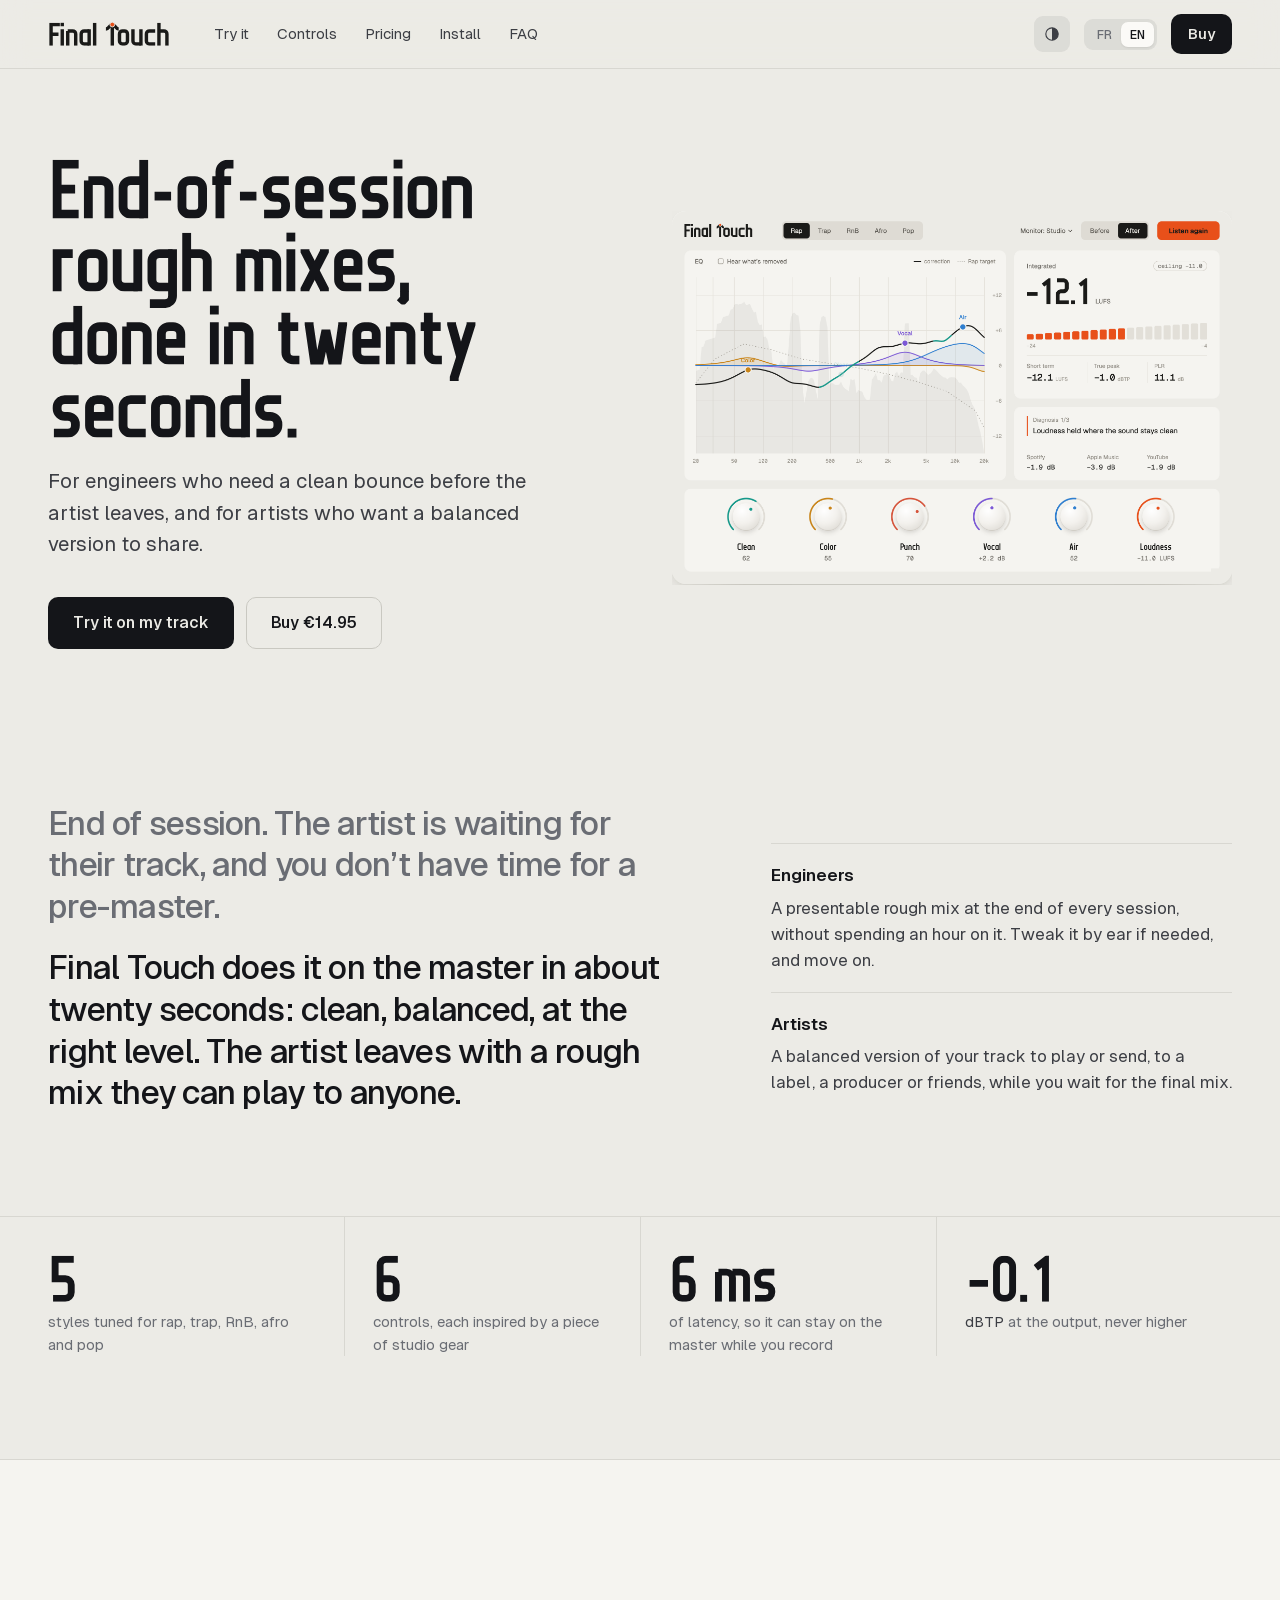
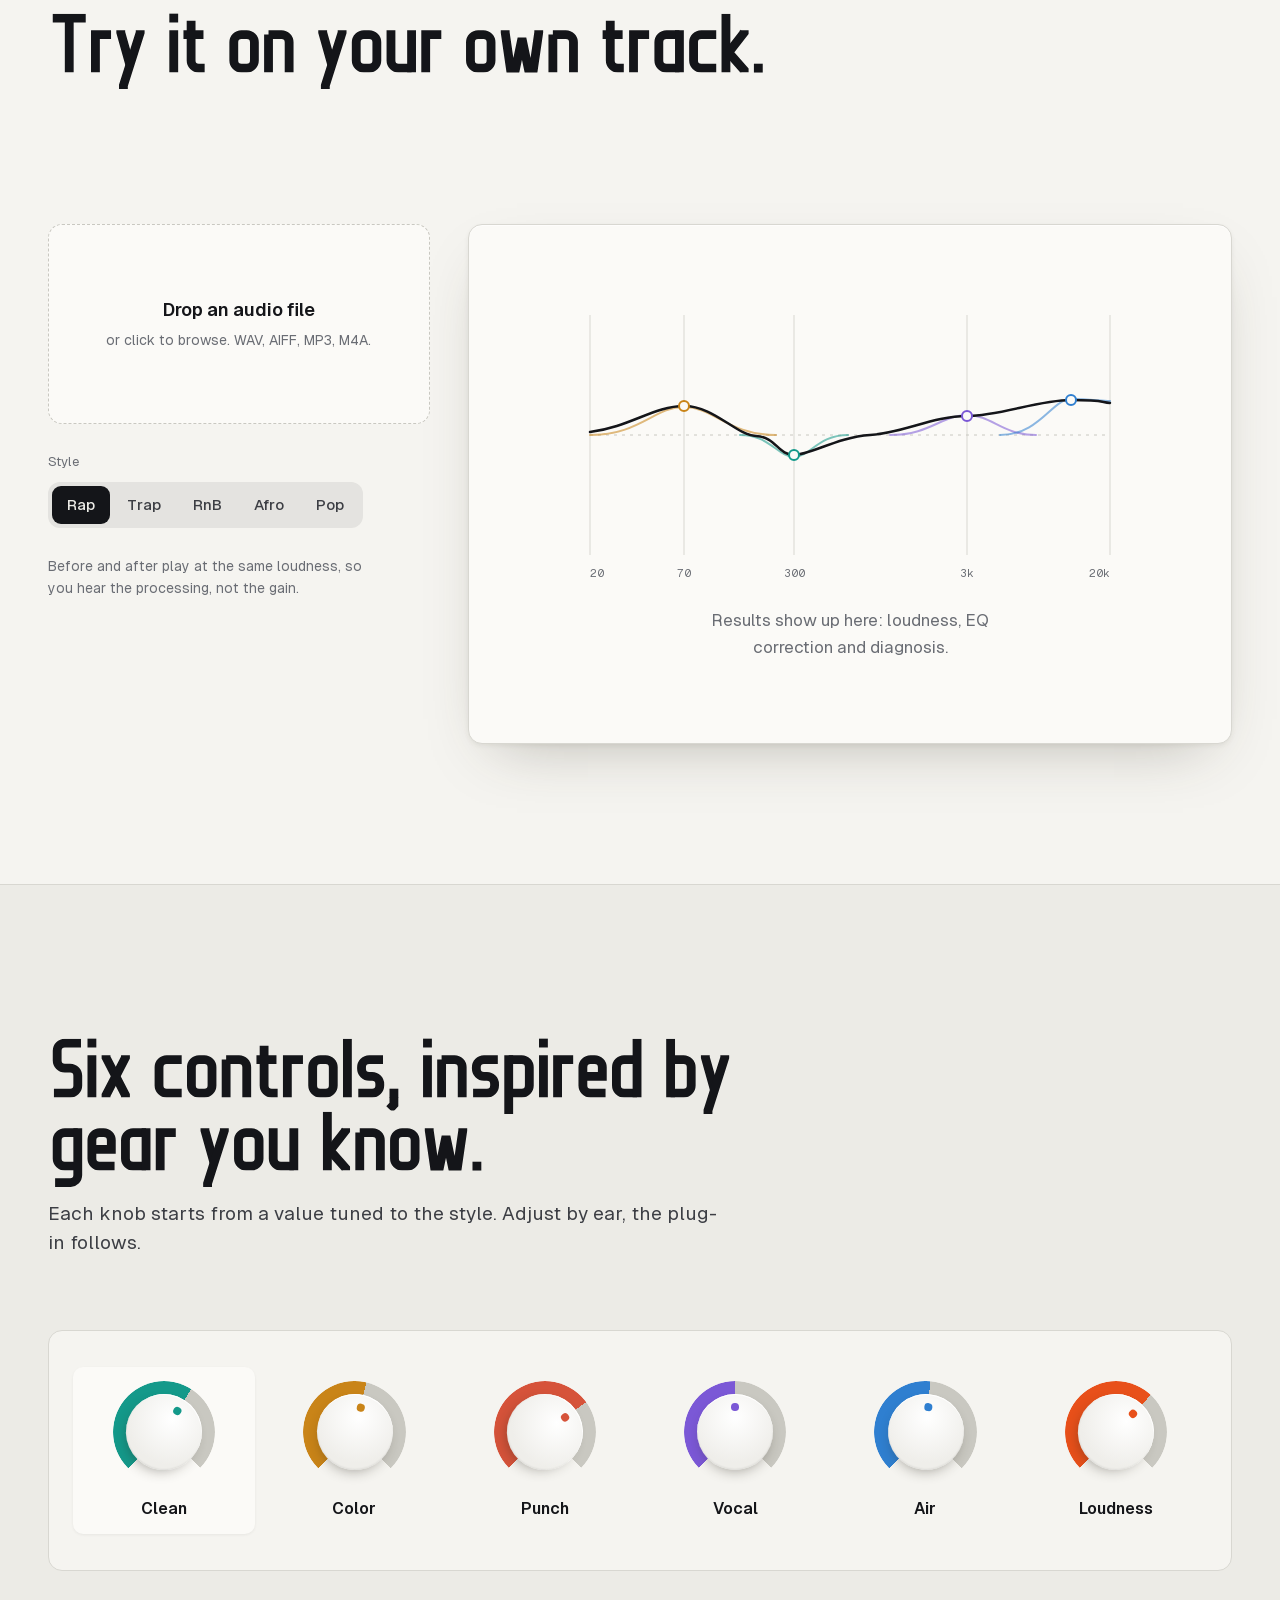
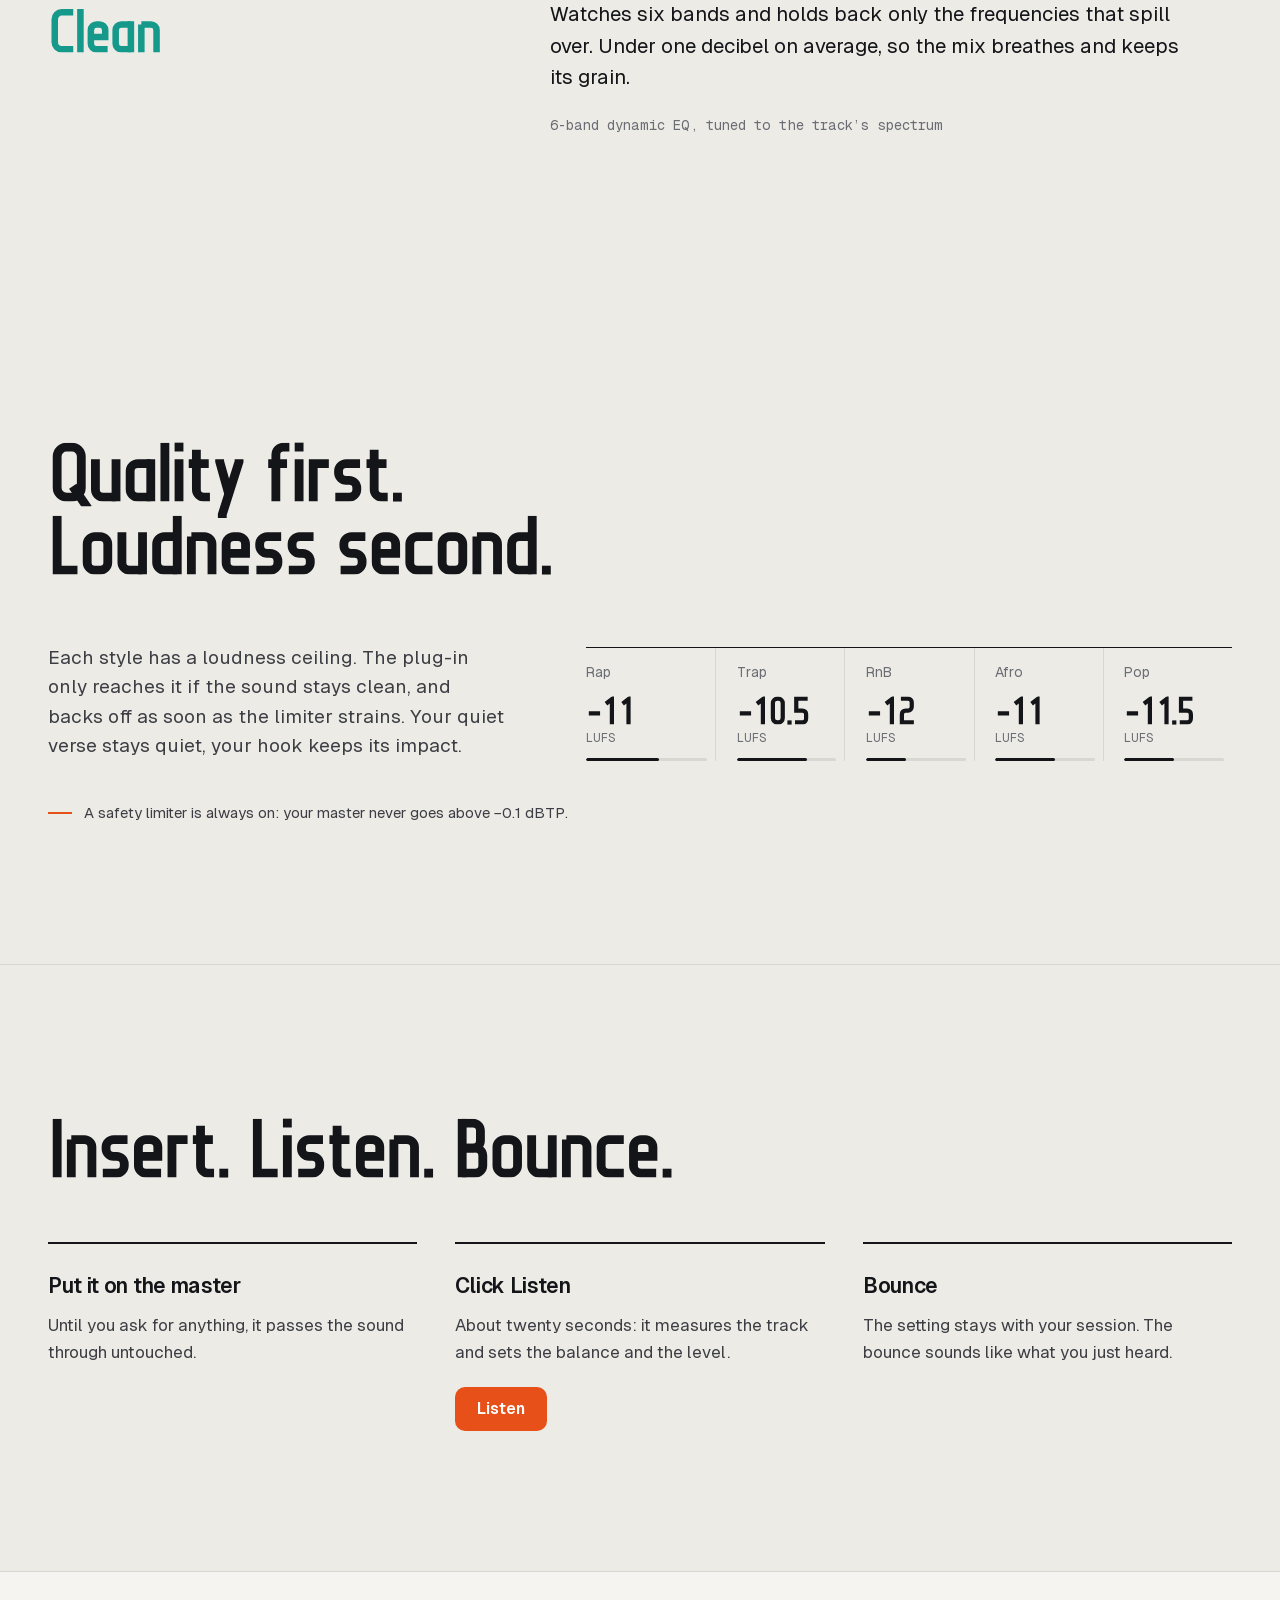
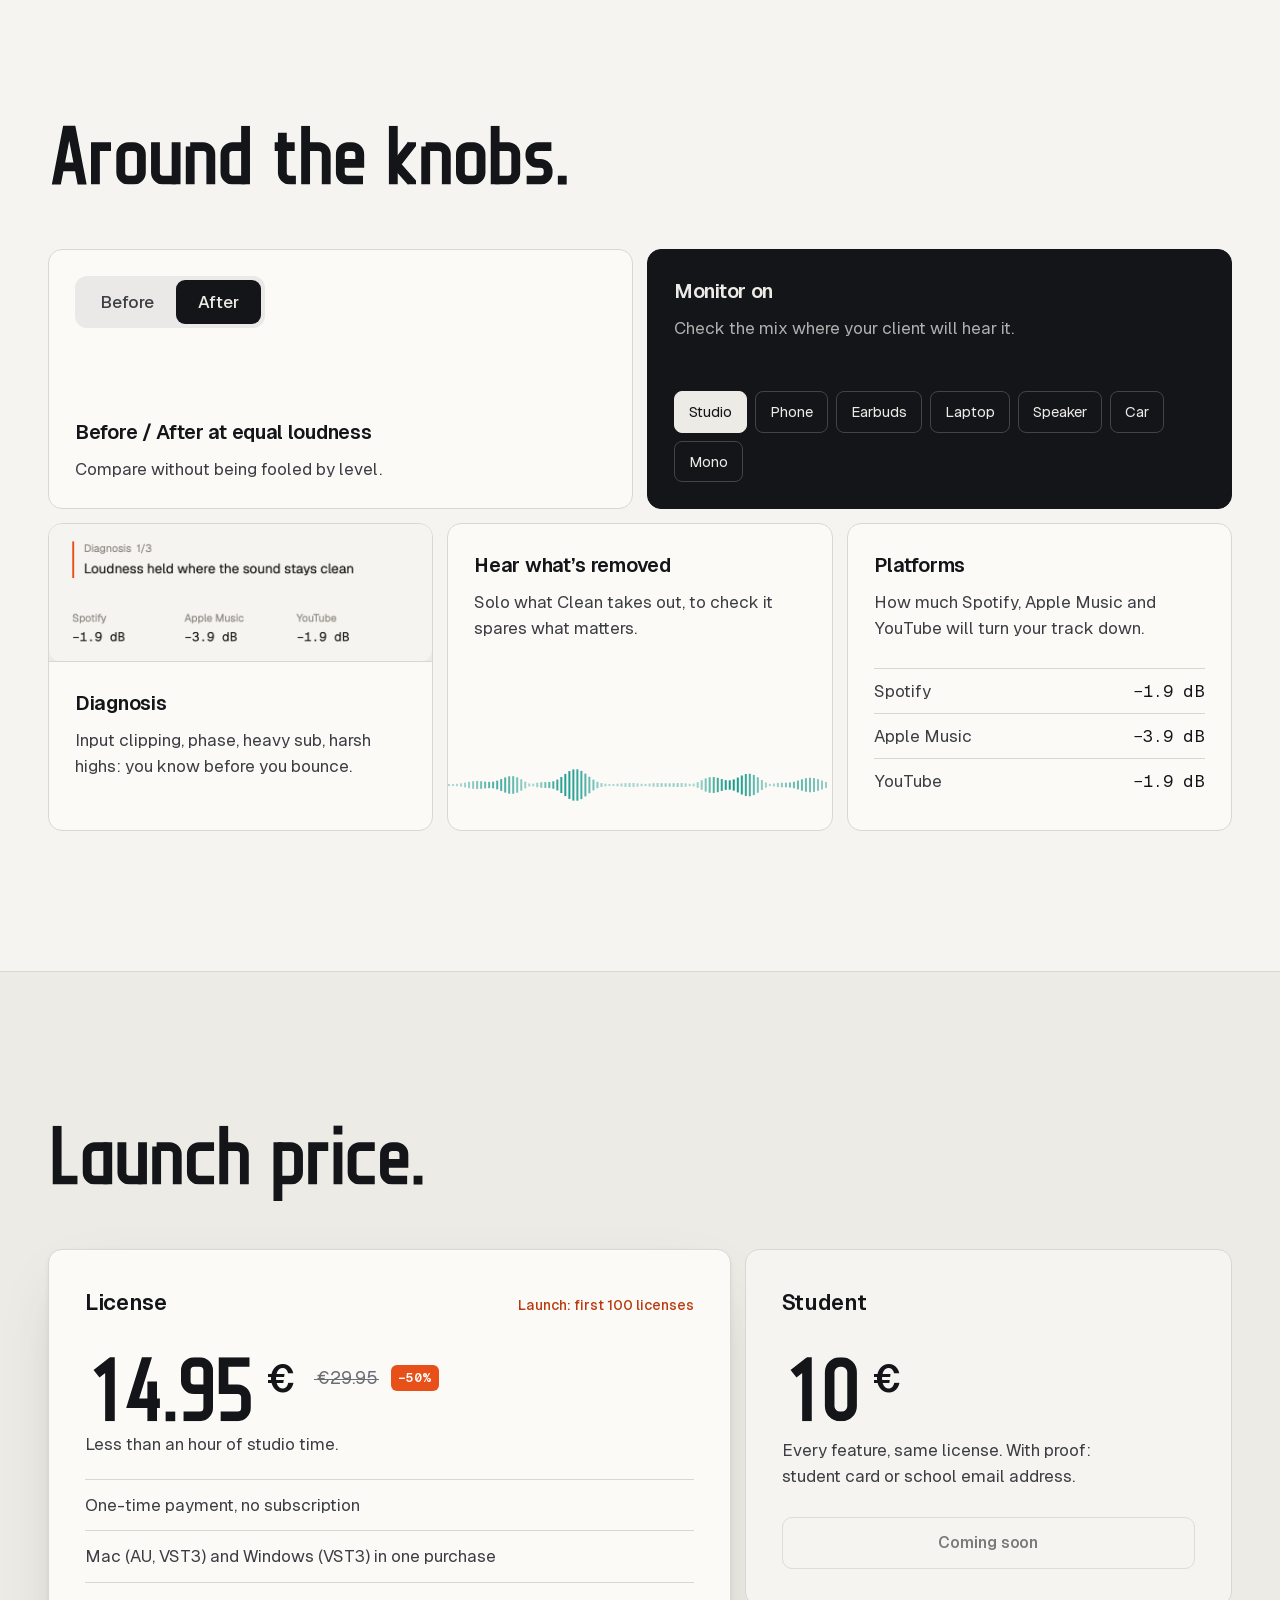
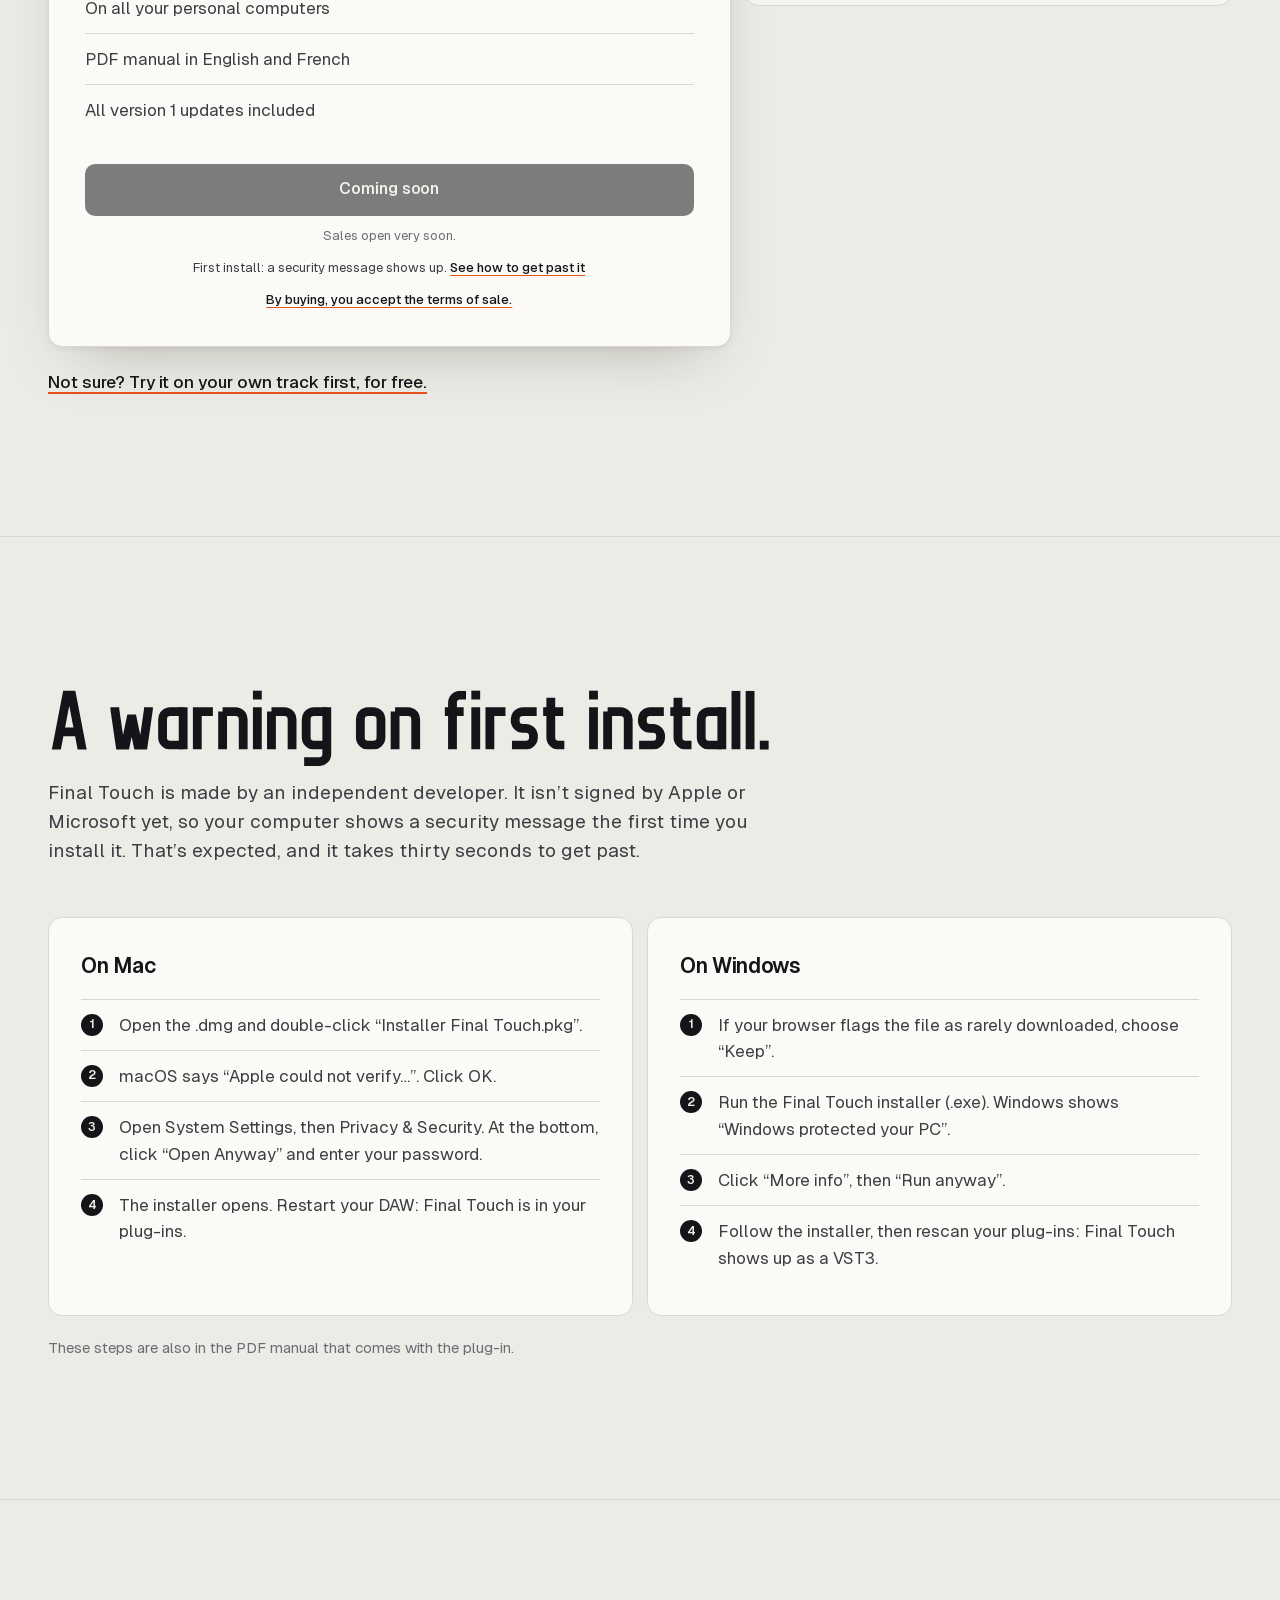
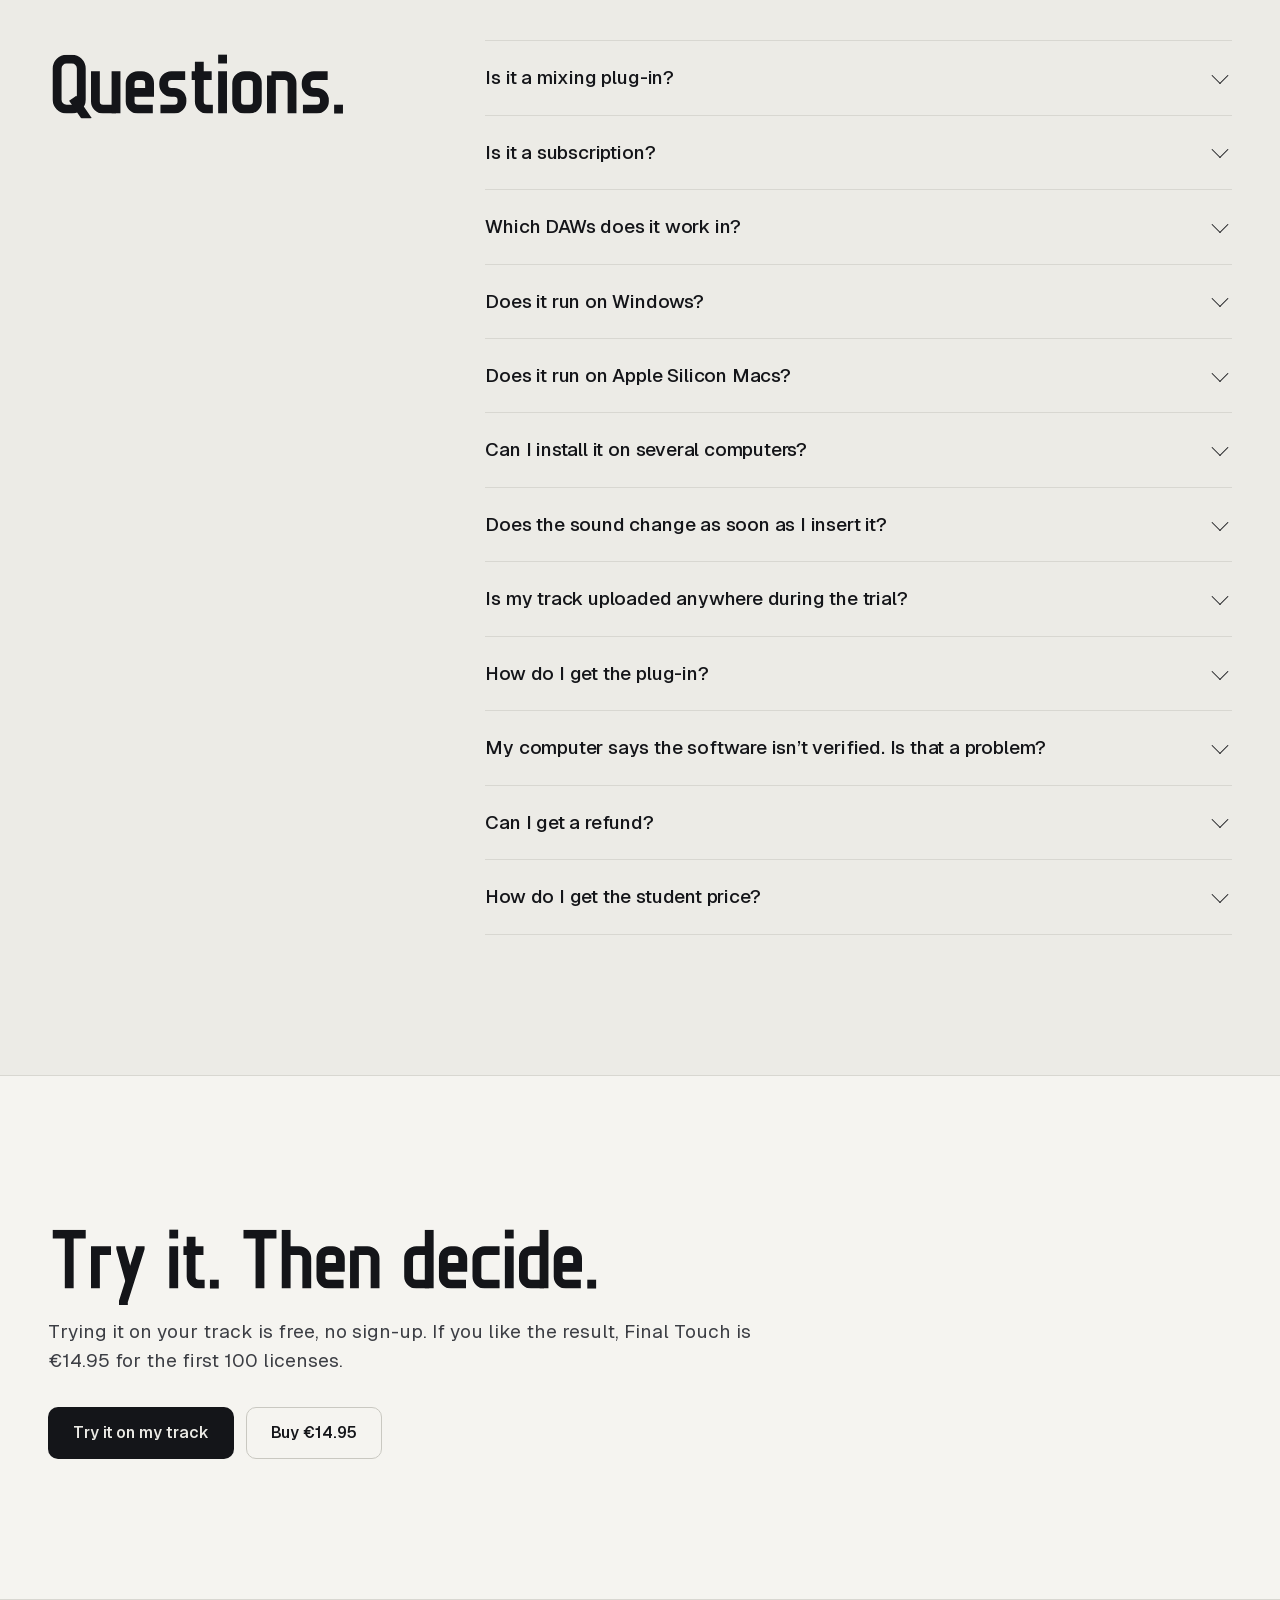
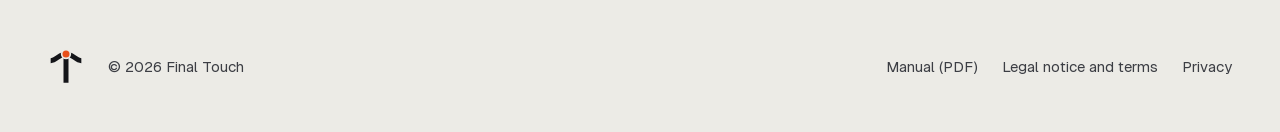
<file: public/index.html>
<!doctype html>
<html lang="fr">
<head>
<meta charset="utf-8">
<meta name="viewport" content="width=device-width, initial-scale=1, viewport-fit=cover">
<title>Final Touch : la mise à plat de fin de session en 20 secondes</title>
<meta name="description" content="Posé sur le master en fin de session, Final Touch écoute le morceau, le nettoie, le colore et le monte tant qu’il reste propre. Mac et Windows.">
<meta name="theme-color" content="#ecebe6" media="(prefers-color-scheme: light)">
<meta name="theme-color" content="#121316" media="(prefers-color-scheme: dark)">
<meta property="og:type" content="product">
<meta property="og:title" content="Final Touch">
<meta property="og:description" content="La mise à plat de fin de session en vingt secondes. Essaie-le sur ton morceau, directement dans le navigateur.">
<meta property="og:image" content="https://finaltouchsound.fr/assets/img/og.jpg">
<meta property="og:url" content="https://finaltouchsound.fr/">
<link rel="canonical" href="https://finaltouchsound.fr/">
<meta name="twitter:card" content="summary_large_image">
<link rel="icon" href="assets/img/final-touch-icone.svg" type="image/svg+xml">
<link rel="preload" href="assets/fonts/Geist-Variable.woff2" as="font" type="font/woff2" crossorigin>
<script src="js/theme.js?v=20261012"></script>
<script>
// Chaque arrivee ou rechargement commence en haut de la page : pas de position restauree ni d ancre gardee.
if ('scrollRestoration' in history) history.scrollRestoration = 'manual';
if (location.hash) history.replaceState(null, '', location.pathname + location.search);
addEventListener('pageshow', function () { scrollTo({ top: 0, behavior: 'instant' }); });
</script>
<link rel="stylesheet" href="css/style.css?v=20261012">
<script type="application/ld+json">
{
  "@context": "https://schema.org",
  "@type": "SoftwareApplication",
  "name": "Final Touch",
  "applicationCategory": "MultimediaApplication",
  "applicationSubCategory": "Audio plug-in (AU, VST3)",
  "operatingSystem": "macOS, Windows",
  "url": "https://finaltouchsound.fr/",
  "description": "Plug-in de prémaster posé sur le master : il écoute le morceau, le nettoie, le colore et le monte tant qu'il reste propre. Styles Rap, Trap, RnB, Afro, Pop.",
  "offers": [
    { "@type": "Offer", "name": "Licence (offre de lancement)", "price": "14.95", "priceCurrency": "EUR", "availability": "https://schema.org/InStock" },
    { "@type": "Offer", "name": "Licence étudiant", "price": "10.00", "priceCurrency": "EUR", "availability": "https://schema.org/InStock" }
  ]
}
</script>
<style>
/* Prechargeur : affiche des la premiere image, avant la feuille de style */
#pl { position: fixed; inset: 0; z-index: 100; display: grid; place-items: center; background: #ecebe6; color: #141519; transition: transform .75s cubic-bezier(0.77, 0, 0.175, 1); }
#pl.out { transform: translateY(-100%); }
#pl .pl-in { display: grid; justify-items: center; gap: 26px; }
#pl svg { width: 92px; height: 92px; overflow: visible; }
#pl .pl-name { width: 168px; opacity: 0; transform: translateY(6px); transition: opacity .5s ease, transform .6s cubic-bezier(0.23, 1, 0.32, 1); }
#pl.named .pl-name { opacity: 1; transform: none; }
#pl .pl-ink { display: block; } #pl .pl-chalk { display: none; }
@media (prefers-color-scheme: dark) {
  :root:not([data-theme="light"]) #pl { background: #121316; color: #ecebe8; }
  :root:not([data-theme="light"]) #pl .pl-ink { display: none; } :root:not([data-theme="light"]) #pl .pl-chalk { display: block; }
}
:root[data-theme="dark"] #pl { background: #121316; color: #ecebe8; }
:root[data-theme="dark"] #pl .pl-ink { display: none; } :root[data-theme="dark"] #pl .pl-chalk { display: block; }
@media (prefers-reduced-motion: reduce) { #pl { display: none; } }
</style>
</head>
<body>
<div id="pl" aria-hidden="true">
  <div class="pl-in">
    <svg viewBox="-4 -4 108 108">
      <path class="pl-stem" d="M50 100V34" fill="none" stroke="currentColor" stroke-width="15"/>
      <path class="pl-bar" d="M4 34C22 34 27 34 50 34C73 34 78 34 96 34" fill="none" stroke="currentColor" stroke-width="15"/>
      <circle class="pl-dot" cx="50" cy="34" r="13" fill="#e8501a" stroke-width="5"/>
    </svg>
    <div class="pl-name"><img class="pl-ink" src="assets/img/final-touch-logotype-encre.svg" alt="" width="168" height="36"><img class="pl-chalk" src="assets/img/final-touch-logotype-craie.svg" alt="" width="168" height="36"></div>
  </div>
</div>
<script>
// La barre du T part a plat, le point l attrape et la monte d un cran : le geste du premaster.
(function () {
  var pl = document.getElementById('pl');
  var reduce = matchMedia('(prefers-reduced-motion: reduce)').matches;
  var vu = false; try { vu = sessionStorage.getItem('ft-pl') === '1'; sessionStorage.setItem('ft-pl', '1'); } catch (e) {}
  var fini, pret = new Promise(function (r) { fini = r; });
  window.FT_PRELOADER = pret;
  if (reduce || vu) { pl.remove(); fini(); window.FT_READY = function () {}; return; }
  var bar = pl.querySelector('.pl-bar'), stem = pl.querySelector('.pl-stem'), dot = pl.querySelector('.pl-dot');
  dot.setAttribute('stroke', getComputedStyle(pl).backgroundColor);
  var L = 86; stem.style.strokeDasharray = L; stem.style.strokeDashoffset = L;
  dot.style.transformOrigin = '50px 34px'; dot.style.transform = 'scale(0)';
  var t0 = performance.now(), D1 = 420, D2 = 640, debut = 0;
  var easeOut = function (k) { return 1 - Math.pow(1 - k, 3); };
  var spring = function (k) { return 1 - Math.exp(-6 * k) * Math.cos(9 * k); };
  function frame(now) {
    var t = now - t0;
    var k1 = Math.min(1, t / D1);
    stem.style.strokeDashoffset = L * (1 - easeOut(k1));
    var k2 = Math.max(0, Math.min(1, (t - D1 + 80) / D2));
    var lift = 20 * spring(k2);                       // la cloche monte de 20 unites
    var y = 34 - lift;
    bar.setAttribute('d', 'M4 34C22 34 27 ' + y + ' 50 ' + y + 'C73 ' + y + ' 78 34 96 34');
    dot.setAttribute('cy', y);
    stem.setAttribute('d', 'M50 100V' + y);
    dot.style.transform = 'scale(' + Math.min(1, k2 * 4) + ')';
    if (k2 > 0.35) pl.classList.add('named');
    if (k2 < 1) requestAnimationFrame(frame); else debut = performance.now();
  }
  requestAnimationFrame(frame);
  var charge = false, minimum = new Promise(function (r) { setTimeout(r, 1250); });
  window.FT_READY = function () {
    if (charge) return; charge = true;
    minimum.then(function () {
      pl.classList.add('out');
      setTimeout(function () { pl.remove(); }, 760);
      setTimeout(fini, 260);
    });
  };
  // Filet de securite : jamais plus de 4 s d ecran d attente.
  setTimeout(function () { window.FT_READY(); }, 4000);
})();
</script>

<header class="nav" id="haut">
  <div class="wrap nav-in">
    <a class="brand" href="#haut" aria-label="Final Touch">
      <img class="logo logo-ink" src="assets/img/final-touch-logotype-encre.svg" alt="Final Touch" width="150" height="32">
      <img class="logo logo-chalk" src="assets/img/final-touch-logotype-craie.svg" alt="" width="150" height="32">
    </a>
    <nav class="nav-links" aria-label="Sections">
      <a href="#essai" data-i18n="nav.try">Essayer</a>
      <a href="#reglages" data-i18n="nav.controls">Réglages</a>
      <a href="#prix" data-i18n="nav.price">Prix</a>
      <a href="#installation" data-i18n="nav.install">Installation</a>
      <a href="#questions" data-i18n="nav.faq">Questions</a>
    </nav>
    <div class="nav-end">
      <button type="button" class="theme-btn" data-theme-toggle aria-pressed="false" aria-label="Passer en thème sombre">
        <svg viewBox="0 0 24 24" width="18" height="18" aria-hidden="true"><circle cx="12" cy="12" r="8.25" fill="none" stroke="currentColor" stroke-width="1.5"/><path d="M12 3.75a8.25 8.25 0 0 1 0 16.5z" fill="currentColor"/></svg>
      </button>
      <div class="lang" role="group" aria-label="Langue / Language">
        <button type="button" data-lang="fr" aria-pressed="true">FR</button>
        <button type="button" data-lang="en" aria-pressed="false">EN</button>
      </div>
      <a class="btn btn-ink btn-sm" href="#prix" data-i18n="nav.buy">Acheter</a>
    </div>
  </div>
</header>

<main>

<!-- Accroche -->
<section class="hero">
  <div class="wrap hero-grid">
    <div class="hero-copy">
      <h1 class="lt lt-xl" data-lt-key="lt.hero"></h1>
      <p class="hero-sub reveal" data-i18n="hero.sub"></p>
      <div class="hero-ctas reveal">
        <a class="btn btn-ink" href="#essai" data-i18n="hero.try">Essayer sur mon son</a>
        <a class="btn btn-line" href="#prix" data-i18n="hero.buy">Acheter 14,95 €</a>
      </div>
    </div>
    <figure class="hero-shot">
      <img src="assets/img/plug-rap.png" width="2160" height="1440" alt="L’interface de Final Touch : courbe d’égalisation, mesure de volume et six boutons." fetchpriority="high">
    </figure>
  </div>
</section>

<!-- Le probleme -->
<section class="pain">
  <div class="wrap pain-grid">
    <div class="pain-copy">
      <p class="pain-lead reveal" data-i18n="pain.lead"></p>
      <p class="pain-fix reveal" data-i18n="pain.fix"></p>
    </div>
    <dl class="pain-who">
      <div class="reveal"><dt data-i18n="pain.a1t"></dt><dd data-i18n="pain.a1"></dd></div>
      <div class="reveal"><dt data-i18n="pain.a2t"></dt><dd data-i18n="pain.a2"></dd></div>
    </dl>
  </div>
</section>

<!-- Chiffres -->
<section class="facts">
  <div class="wrap facts-grid">
    <div class="fact reveal"><span class="fact-n" data-lt="5"></span><p data-i18n="facts.styles"></p></div>
    <div class="fact reveal"><span class="fact-n" data-lt="6"></span><p data-i18n="facts.knobs"></p></div>
    <div class="fact reveal"><span class="fact-n" data-lt="6 ms" data-nowrap></span><p data-i18n="facts.lat"></p></div>
    <div class="fact reveal"><span class="fact-n" data-lt="−0,1" data-nowrap></span><p><span class="mono">dBTP</span> <span data-i18n="facts.tp"></span></p></div>
  </div>
</section>

<!-- Essai -->
<section class="try" id="essai">
  <div class="wrap">
    <h2 class="lt lt-l" data-lt-key="lt.try"></h2>
    <p class="lead reveal" data-i18n="try.sub"></p>

    <div class="demo" data-state="empty">
      <div class="demo-side">
        <label class="drop" for="file">
          <input id="file" type="file" accept="audio/*,.wav,.aif,.aiff,.mp3,.m4a,.flac,.ogg">
          <span class="drop-t" data-i18n="try.drop"></span>
          <span class="drop-s" data-i18n="try.drop2"></span>
          <span class="drop-name mono" hidden></span>
        </label>
        <div class="field">
          <span class="field-l" data-i18n="try.style">Style</span>
          <div class="seg" role="radiogroup" aria-label="Style" id="styles">
            <button type="button" role="radio" aria-checked="true" data-style="0">Rap</button>
            <button type="button" role="radio" aria-checked="false" data-style="1">Trap</button>
            <button type="button" role="radio" aria-checked="false" data-style="2">RnB</button>
            <button type="button" role="radio" aria-checked="false" data-style="3">Afro</button>
            <button type="button" role="radio" aria-checked="false" data-style="4">Pop</button>
          </div>
        </div>
        <p class="privacy" data-i18n="try.equal"></p>
        <form class="previens" hidden novalidate>
          <p class="previens-t" data-i18n="notify.t"></p>
          <div class="previens-row">
            <label class="sr-only" for="previens-email" data-i18n="notify.label"></label>
            <input id="previens-email" type="email" required autocomplete="email" placeholder="nom@exemple.fr">
            <button type="submit" class="btn btn-line btn-sm" data-i18n="notify.btn">Me prévenir</button>
          </div>
          <p class="previens-msg" role="status"></p>
        </form>
      </div>

      <div class="demo-main">
        <div class="wave-box">
          <canvas class="wave" aria-hidden="true"></canvas>
          <div class="win" hidden><span class="win-play"></span></div>
        </div>
        <p class="wave-hint" data-i18n="try.excerpt" hidden></p>

        <div class="demo-empty">
          <svg class="ghost" viewBox="0 0 560 300" aria-hidden="true">
            <g class="g-grid"><path d="M20 30V270M114 30V270M224 30V270M397 30V270M540 30V270"/></g>
            <path class="g-zero" d="M20 150H540"/>
            <g class="g-curves">
            <path class="g-k" pathLength="1" style="stroke:var(--k-color)" d="M20 150C70 150 84 122 114 122S158 150 206 150"/>
            <path class="g-k" pathLength="1" style="stroke:var(--k-clean)" d="M170 150C200 150 208 172 224 172S248 150 278 150"/>
            <path class="g-k" pathLength="1" style="stroke:var(--k-vocal)" d="M320 150C360 150 372 130 397 130S432 150 466 150"/>
            <path class="g-k" pathLength="1" style="stroke:var(--k-air)" d="M430 150C470 150 482 114 501 114S530 116 540 116"/>
            <path class="g-main" pathLength="1" d="M20 147C60 142 84 121 114 121S166 150 186 151S208 170 224 170S268 152 300 150S364 131 397 131S468 115 501 115S530 117 540 118"/>
            </g>
            <g class="g-dots">
              <g class="g-ride" style="--dy:8.1px"><circle class="g-dot" cx="114" cy="121" r="5" style="stroke:var(--k-color)"/></g>
              <g class="g-ride" style="--dy:-5.6px"><circle class="g-dot" cx="224" cy="170" r="5" style="stroke:var(--k-clean)"/></g>
              <g class="g-ride" style="--dy:5.3px"><circle class="g-dot" cx="397" cy="131" r="5" style="stroke:var(--k-vocal)"/></g>
              <g class="g-ride" style="--dy:9.8px"><circle class="g-dot" cx="501" cy="115" r="5" style="stroke:var(--k-air)"/></g>
            </g>
            <text x="20" y="292">20</text><text x="114" y="292" text-anchor="middle">70</text><text x="224" y="292" text-anchor="middle">300</text><text x="397" y="292" text-anchor="middle">3k</text><text x="540" y="292" text-anchor="end">20k</text>
          </svg>
          <p data-i18n="try.empty"></p>
        </div>

        <div class="demo-busy" aria-live="polite">
          <div class="step-title lt lt-m"></div>
          <div class="busy-bar"><span></span></div>
        </div>

        <div class="demo-result">
          <div class="transport">
            <button type="button" class="btn btn-ink btn-play" aria-label="Lecture">
              <svg viewBox="0 0 24 24" width="18" height="18" aria-hidden="true"><path class="i-play" d="M7 4.5v15l12-7.5z" fill="currentColor"/><path class="i-pause" d="M6.5 4.5h4v15h-4zM13.5 4.5h4v15h-4z" fill="currentColor"/></svg>
            </button>
            <div class="seg seg-ab" role="radiogroup" aria-label="Avant / Après">
              <button type="button" role="radio" aria-checked="false" data-ab="before" data-i18n="try.before">Avant</button>
              <button type="button" role="radio" aria-checked="true" data-ab="after" data-i18n="try.after">Après</button>
            </div>
            <button type="button" class="btn btn-line btn-sm btn-rerun" data-i18n="try.again" hidden>Retraiter</button>
          </div>
          <div class="readouts">
            <div class="ro-main">
              <div class="ro-head"><span class="ro-l" data-i18n="try.integrated"></span><span class="ro-ceil mono"><span data-i18n="try.ceiling"></span> <span id="ceil"></span></span></div>
              <div class="ro-big"><span class="lt lt-num" id="out-lufs" data-nowrap></span><span class="unit mono">LUFS</span></div>
            </div>
            <div class="ro-row">
              <div><span class="ro-l" data-i18n="try.input"></span><span class="mono ro-v" id="in-lufs"></span><span class="unit mono">LUFS</span></div>
              <div><span class="ro-l" data-i18n="try.tp"></span><span class="mono ro-v" id="tp"></span><span class="unit mono">dBTP</span></div>
            </div>
          </div>
          <div class="eq-box">
            <span class="ro-l" data-i18n="try.eq"></span>
            <canvas class="eq" aria-hidden="true"></canvas>
          </div>
          <div class="diag">
            <span class="ro-l" data-i18n="try.diag"></span>
            <ul id="diag-list"></ul>
          </div>
          <div class="try-cta">
            <p data-i18n="try.cta"></p>
            <a class="btn btn-ink" href="#prix" data-buy-scroll data-i18n="try.ctab">Acheter 14,95 €</a>
          </div>
        </div>

        <p class="demo-err" role="alert" hidden></p>
      </div>
    </div>
  </div>
</section>

<!-- Reglages -->
<section class="controls" id="reglages">
  <div class="wrap">
    <h2 class="lt lt-l" data-lt-key="lt.controls"></h2>
    <p class="lead reveal" data-i18n="controls.sub"></p>
    <div class="knobs" role="tablist" aria-label="Réglages">
      <button class="knob-b" role="tab" aria-selected="true" data-k="clean" style="--c:var(--k-clean);--v:.62"><span class="knob"><span class="knob-cap"></span></span><span class="knob-n" data-i18n="k.clean"></span></button>
      <button class="knob-b" role="tab" aria-selected="false" data-k="color" style="--c:var(--k-color);--v:.55"><span class="knob"><span class="knob-cap"></span></span><span class="knob-n" data-i18n="k.color"></span></button>
      <button class="knob-b" role="tab" aria-selected="false" data-k="punch" style="--c:var(--k-punch);--v:.70"><span class="knob"><span class="knob-cap"></span></span><span class="knob-n" data-i18n="k.punch"></span></button>
      <button class="knob-b" role="tab" aria-selected="false" data-k="vocal" style="--c:var(--k-vocal);--v:.50"><span class="knob"><span class="knob-cap"></span></span><span class="knob-n" data-i18n="k.vocal"></span></button>
      <button class="knob-b" role="tab" aria-selected="false" data-k="air" style="--c:var(--k-air);--v:.52"><span class="knob"><span class="knob-cap"></span></span><span class="knob-n" data-i18n="k.air"></span></button>
      <button class="knob-b" role="tab" aria-selected="false" data-k="loud" style="--c:var(--accent);--v:.66"><span class="knob"><span class="knob-cap"></span></span><span class="knob-n" data-i18n="k.loud"></span></button>
    </div>
    <div class="knob-detail" role="tabpanel">
      <h3 class="kd-name lt lt-m"></h3>
      <p class="kd-desc"></p>
      <p class="kd-ref mono"></p>
    </div>
  </div>
</section>

<!-- Qualite d'abord -->
<section class="quality">
  <div class="wrap">
    <h2 class="lt lt-l" data-lt-key="lt.quality"></h2>
    <div class="quality-grid">
      <p class="lead reveal" data-i18n="quality.p"></p>
      <ol class="ceilings">
        <li class="reveal"><span class="c-style">Rap</span><span class="c-n" data-lt="−11" data-nowrap></span><span class="c-unit mono">LUFS</span><span class="c-bar" style="--l:0.6" aria-hidden="true"></span></li>
        <li class="reveal"><span class="c-style">Trap</span><span class="c-n" data-lt="−10,5" data-nowrap></span><span class="c-unit mono">LUFS</span><span class="c-bar" style="--l:0.7" aria-hidden="true"></span></li>
        <li class="reveal"><span class="c-style">RnB</span><span class="c-n" data-lt="−12" data-nowrap></span><span class="c-unit mono">LUFS</span><span class="c-bar" style="--l:0.4" aria-hidden="true"></span></li>
        <li class="reveal"><span class="c-style">Afro</span><span class="c-n" data-lt="−11" data-nowrap></span><span class="c-unit mono">LUFS</span><span class="c-bar" style="--l:0.6" aria-hidden="true"></span></li>
        <li class="reveal"><span class="c-style">Pop</span><span class="c-n" data-lt="−11,5" data-nowrap></span><span class="c-unit mono">LUFS</span><span class="c-bar" style="--l:0.5" aria-hidden="true"></span></li>
      </ol>
    </div>
    <p class="tp-note reveal" data-i18n="quality.tp"></p>
  </div>
</section>

<!-- Comment -->
<section class="how">
  <div class="wrap">
    <h2 class="lt lt-l" data-lt-key="lt.how"></h2>
    <ol class="how-row">
      <li class="reveal"><h3 data-i18n="how.1t"></h3><p data-i18n="how.1d"></p></li>
      <li class="reveal how-mid"><h3 data-i18n="how.2t"></h3><p data-i18n="how.2d"></p><span class="fake-listen" aria-hidden="true" data-i18n="how.listen"></span></li>
      <li class="reveal"><h3 data-i18n="how.3t"></h3><p data-i18n="how.3d"></p></li>
    </ol>
  </div>
</section>

<!-- Autour -->
<section class="tools">
  <div class="wrap">
    <h2 class="lt lt-l" data-lt-key="lt.tools"></h2>
    <div class="bento">
      <article class="cell cell-ab reveal">
        <div class="ab-demo" aria-hidden="true"><span data-i18n="try.before"></span><span class="on" data-i18n="try.after"></span></div>
        <h3 data-i18n="tools.ab.t"></h3><p data-i18n="tools.ab.d"></p>
      </article>
      <article class="cell cell-mon reveal">
        <h3 data-i18n="tools.mon.t"></h3><p data-i18n="tools.mon.d"></p>
        <ul class="mon-list" aria-hidden="true"></ul>
      </article>
      <article class="cell cell-diag reveal">
        <div class="crop"><img src="assets/img/crop-diag.png" width="792" height="283" alt=""></div>
        <h3 data-i18n="tools.diag.t"></h3><p data-i18n="tools.diag.d"></p>
      </article>
      <article class="cell cell-rem reveal">
        <h3 data-i18n="tools.rem.t"></h3><p data-i18n="tools.rem.d"></p>
        <canvas class="rem-wave" aria-hidden="true"></canvas>
      </article>
      <article class="cell cell-plat reveal">
        <h3 data-i18n="tools.plat.t"></h3><p data-i18n="tools.plat.d"></p>
        <dl class="plat">
          <div><dt>Spotify</dt><dd class="mono">−1,9 dB</dd></div>
          <div><dt>Apple Music</dt><dd class="mono">−3,9 dB</dd></div>
          <div><dt>YouTube</dt><dd class="mono">−1,9 dB</dd></div>
        </dl>
      </article>
    </div>
  </div>
</section>

<!-- Prix -->
<section class="price" id="prix">
  <div class="wrap">
    <h2 class="lt lt-l" data-lt-key="lt.price"></h2>
    <div class="price-grid">
      <article class="offer offer-main reveal">
        <div class="offer-top">
          <h3 data-i18n="price.std"></h3>
          <span class="offer-note" data-i18n="price.std.note"></span>
        </div>
        <div class="offer-price"><span class="lt lt-price" data-lt="14,95" data-nowrap></span><span class="cur">€</span><s data-price-old>29,95 €</s><span class="off mono" data-i18n="price.off"></span></div>
        <p class="offer-frame" data-i18n="price.frame"></p>
        <ul class="offer-inc">
          <li data-i18n="price.inc0"></li>
          <li data-i18n="price.inc1"></li>
          <li data-i18n="price.incAll"></li>
          <li data-i18n="price.inc2"></li>
          <li data-i18n="price.inc3"></li>
        </ul>
        <div class="offer-act">
          <a class="btn btn-ink btn-wide" data-buy="standard" href="#" data-i18n="price.buy">Acheter 14,95 €</a>
          <p class="offer-after" data-after></p>
          <p class="offer-warn"><span data-i18n="price.warn"></span> <a href="#installation" data-i18n="price.warnLink"></a></p>
          <p class="offer-warn"><a href="mentions-legales.html#conditions" data-i18n="price.terms">Conditions de vente</a></p>
        </div>
      </article>
      <article class="offer offer-stu reveal">
        <div class="offer-top">
          <h3 data-i18n="price.stu"></h3>
        </div>
        <div class="offer-price"><span class="lt lt-price" data-lt="10" data-nowrap></span><span class="cur">€</span></div>
        <p class="offer-stu-note" data-i18n="price.stu.note"></p>
        <a class="btn btn-line btn-wide" data-buy="student" href="#" data-i18n="price.buystu">Tarif étudiant</a>
      </article>
    </div>
    <p class="unsure reveal"><a href="#essai" data-i18n="price.unsure"></a></p>
  </div>
</section>

<!-- Installation -->
<section class="install" id="installation">
  <div class="wrap">
    <h2 class="lt lt-l" data-lt-key="lt.install"></h2>
    <p class="lead reveal" data-i18n="install.why"></p>
    <div class="install-grid">
      <div class="os reveal">
        <h3 data-i18n="install.mac"></h3>
        <ol>
          <li data-i18n="install.mac1"></li>
          <li data-i18n="install.mac2"></li>
          <li data-i18n="install.mac3"></li>
          <li data-i18n="install.mac4"></li>
        </ol>
      </div>
      <div class="os reveal">
        <h3 data-i18n="install.win"></h3>
        <ol>
          <li data-i18n="install.win1"></li>
          <li data-i18n="install.win2"></li>
          <li data-i18n="install.win3"></li>
          <li data-i18n="install.win4"></li>
        </ol>
      </div>
    </div>
    <p class="install-note reveal" data-i18n="install.note"></p>
  </div>
</section>

<!-- Questions -->
<section class="faq" id="questions">
  <div class="wrap faq-grid">
    <h2 class="lt lt-l" data-lt-key="lt.faq"></h2>
    <div class="faq-list">
      <details class="reveal"><summary data-i18n="faq.q1"></summary><p data-i18n="faq.a1"></p></details>
      <details class="reveal"><summary data-i18n="faq.q7"></summary><p data-i18n="faq.a7"></p></details>
      <details class="reveal"><summary data-i18n="faq.q2"></summary><p data-i18n="faq.a2"></p></details>
      <details class="reveal"><summary data-i18n="faq.q3"></summary><p data-i18n="faq.a3"></p></details>
      <details class="reveal"><summary data-i18n="faq.q9"></summary><p data-i18n="faq.a9"></p></details>
      <details class="reveal"><summary data-i18n="faq.q8"></summary><p data-i18n="faq.a8"></p></details>
      <details class="reveal"><summary data-i18n="faq.q4"></summary><p data-i18n="faq.a4"></p></details>
      <details class="reveal"><summary data-i18n="faq.q5"></summary><p data-i18n="faq.a5"></p></details>
      <details class="reveal"><summary data-i18n="faq.q11"></summary><p data-i18n="faq.a11"></p></details>
      <details class="reveal"><summary data-i18n="faq.q12"></summary><p data-i18n="faq.a12"></p></details>
      <details class="reveal"><summary data-i18n="faq.q10"></summary><p data-i18n="faq.a10"></p></details>
      <details class="reveal"><summary data-i18n="faq.q6"></summary><p data-i18n="faq.a6"></p></details>
    </div>
  </div>
</section>

<!-- Appel final -->
<section class="final">
  <div class="wrap final-in">
    <h2 class="lt lt-l" data-lt-key="lt.final"></h2>
    <p class="lead reveal" data-i18n="final.p"></p>
    <div class="hero-ctas reveal">
      <a class="btn btn-ink" href="#essai" data-i18n="hero.try">Essayer sur mon son</a>
      <a class="btn btn-line" href="#prix" data-i18n="hero.buy">Acheter 14,95 €</a>
    </div>
  </div>
</section>

</main>

<dialog id="etudiant" class="etu" aria-labelledby="etu-t">
  <form method="dialog" novalidate>
    <h2 id="etu-t" data-i18n="stu.t"></h2>
    <p data-i18n="stu.p"></p>
    <label class="etu-l"><span data-i18n="stu.email"></span><input type="email" required autocomplete="email"></label>
    <label class="etu-l"><span data-i18n="stu.card"></span><input type="file" accept="image/*,.pdf"></label>
    <p class="etu-msg" role="status"></p>
    <div class="etu-act">
      <button type="button" class="btn btn-line etu-fermer" data-i18n="stu.close">Fermer</button>
      <button type="submit" class="btn btn-ink" data-i18n="stu.send">Recevoir mon code</button>
    </div>
  </form>
</dialog>

<div class="sticky-buy" aria-hidden="true">
  <svg width="26" height="26" viewBox="-4 -4 108 108" aria-hidden="true"><path d="M4 34C22 34 27 14 50 14C73 14 78 34 96 34M50 14V100" fill="none" stroke="currentColor" stroke-width="15"/><circle cx="50" cy="14" r="13" fill="var(--accent)" stroke="var(--paper)" stroke-width="5"/></svg>
  <span class="sb-name">Final Touch</span>
  <span class="sb-price"><s data-price-old>29,95 €</s> <b data-price-now>14,95 €</b></span>
  <a class="btn btn-ink btn-sm" href="#prix" tabindex="-1" data-i18n="sticky.buy">Acheter</a>
</div>

<footer class="foot">
  <div class="wrap foot-in">
    <svg class="foot-sign" viewBox="-4 -4 108 108" aria-hidden="true"><path d="M4 34C22 34 27 14 50 14C73 14 78 34 96 34M50 14V100" fill="none" stroke="currentColor" stroke-width="15"/><circle cx="50" cy="14" r="13" fill="var(--accent)" stroke="var(--paper)" stroke-width="5"/></svg>
    <p>© 2026 Final Touch</p>
    <nav class="foot-links">
      <a href="#" data-manual hidden data-i18n="foot.manual"></a>
      <a href="mentions-legales.html" data-i18n="foot.legal">Mentions légales</a>
      <a href="confidentialite.html" data-i18n="foot.privacy">Confidentialité</a>
    </nav>
  </div>
</footer>

<script>
  // Affiliation Lemon Squeezy : le script ne se charge que pour un visiteur venu par le lien d'un affilié.
  if (/[?&]aff=/.test(location.search) || document.cookie.indexOf('ls_aff_ref=') !== -1) {
    window.lemonSqueezyAffiliateConfig = { store: 'finaltouch' };
    var aff = document.createElement('script');
    aff.src = 'https://lmsqueezy.com/affiliate.js';
    aff.onload = function () {
      if (document.readyState === 'complete' && !window.LemonSqueezyAffiliate && window.createLemonSqueezyAffiliate) window.createLemonSqueezyAffiliate();
    };
    document.head.appendChild(aff);
  }
</script>
<script src="js/config.js"></script>
<script type="module" src="js/main.js?v=20261012"></script>
</body>
</html>
</file>
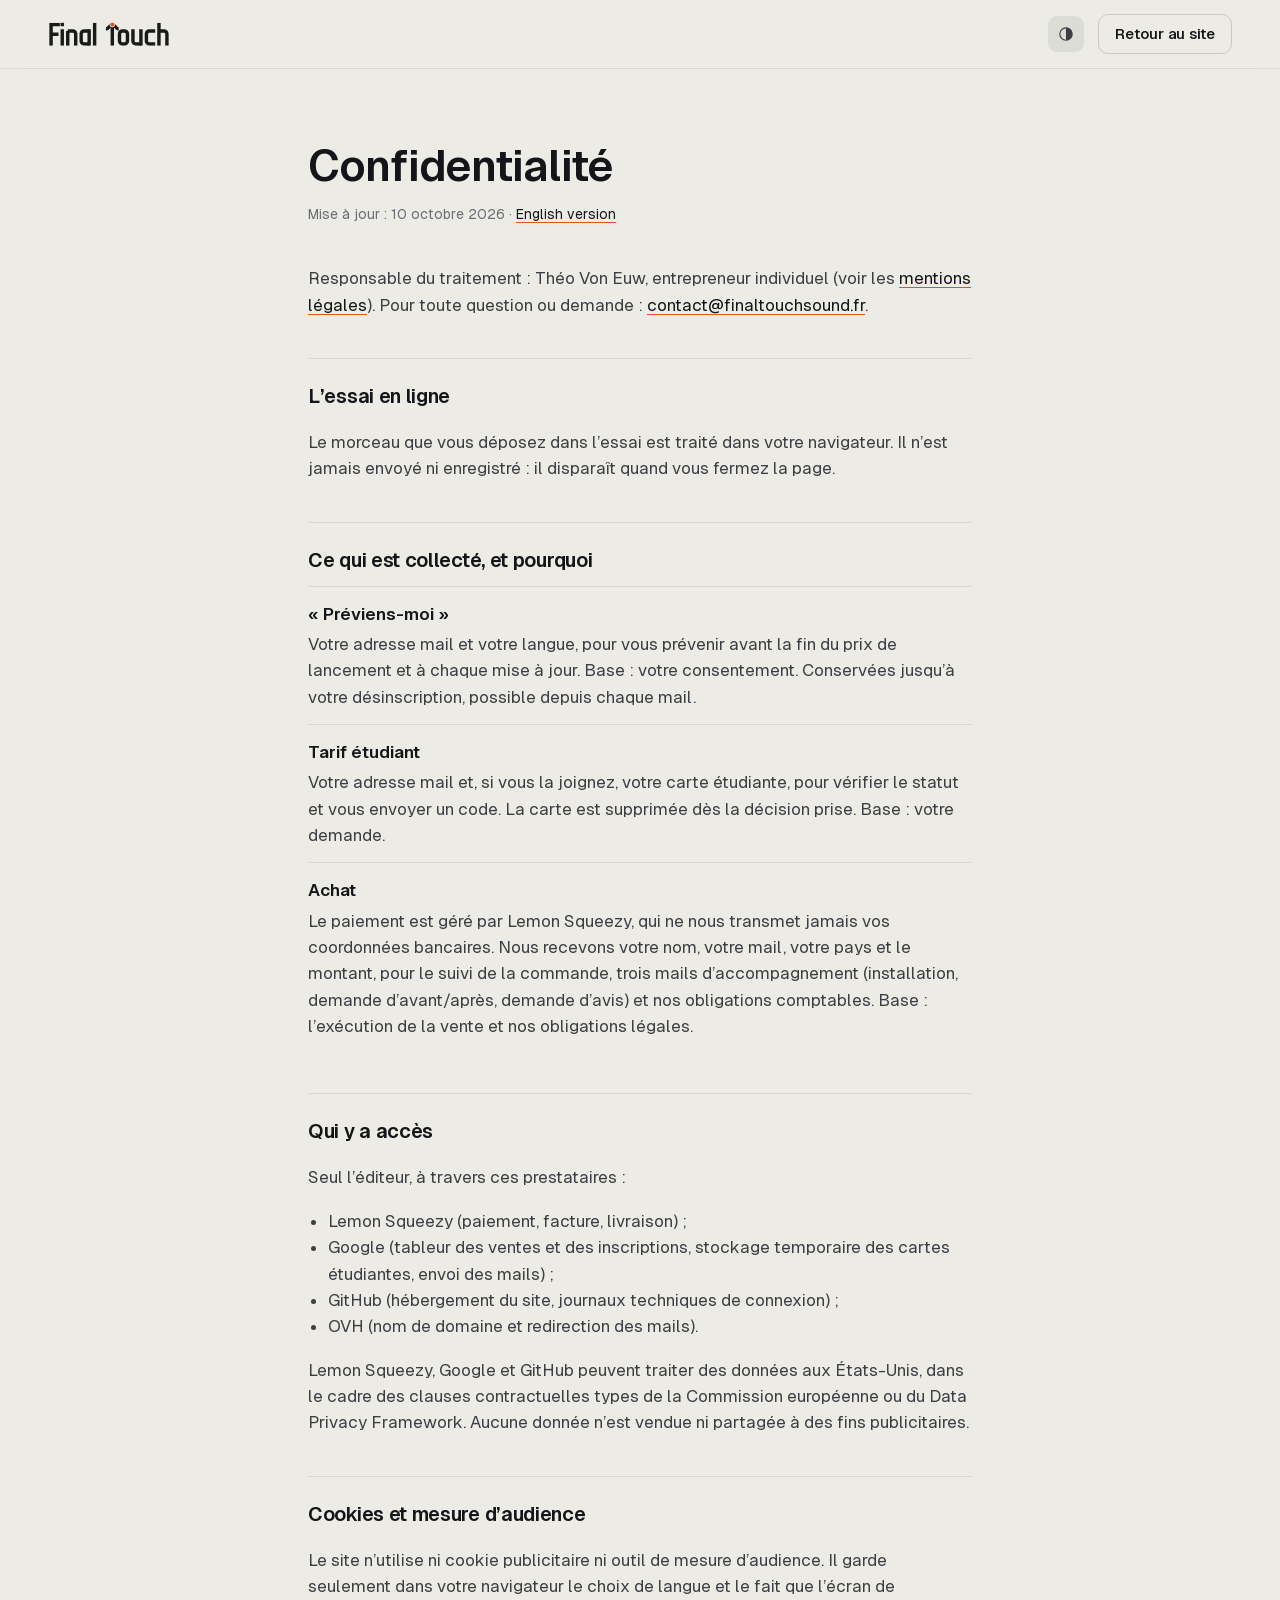
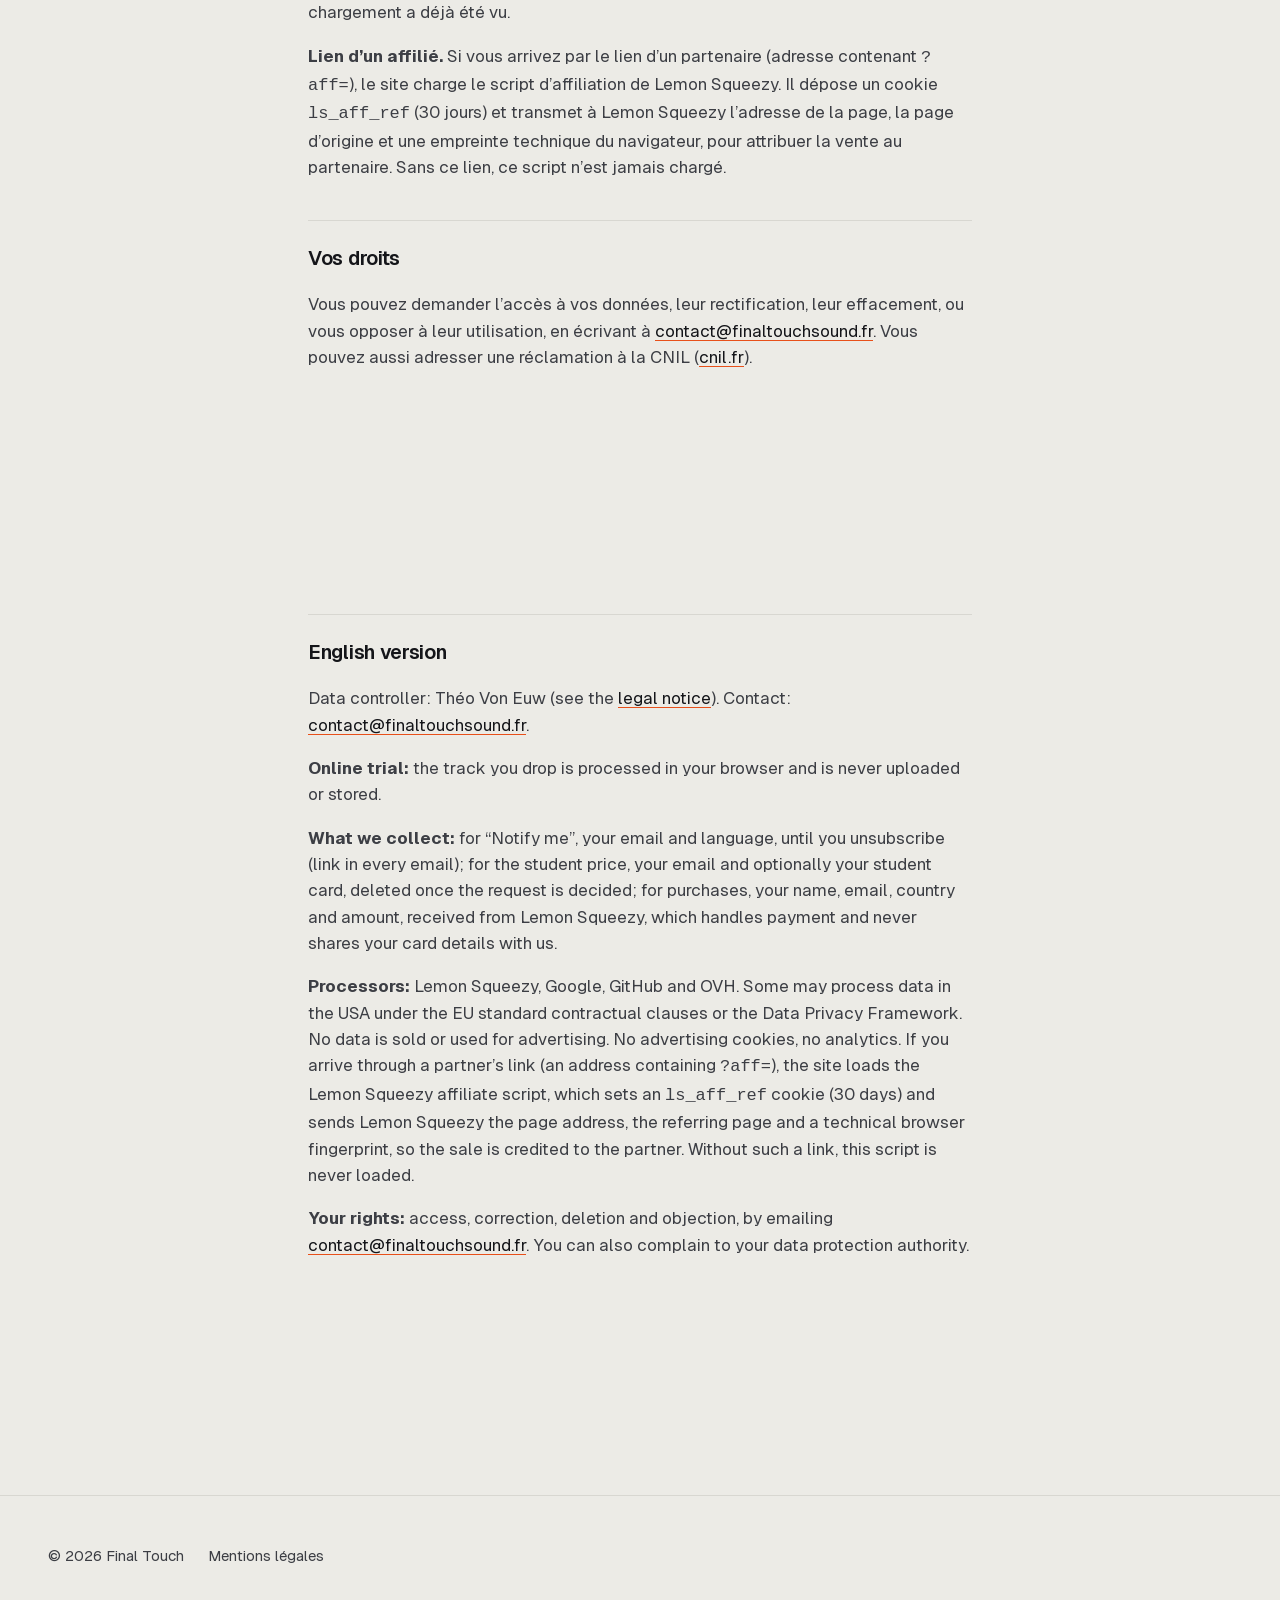
<file: public/confidentialite.html>
<!doctype html>
<html lang="fr">
<head>
<meta charset="utf-8">
<meta name="viewport" content="width=device-width, initial-scale=1">
<title>Confidentialité · Final Touch</title>
<meta name="robots" content="noindex">
<link rel="icon" href="assets/img/final-touch-icone.svg" type="image/svg+xml">
<script src="js/theme.js?v=20261012"></script>
<link rel="stylesheet" href="css/style.css?v=20261012">
<link rel="stylesheet" href="css/legal.css">
</head>
<body>
<header class="nav is-stuck">
  <div class="wrap nav-in">
    <a class="brand" href="./" aria-label="Final Touch, accueil">
      <img class="logo logo-ink" src="assets/img/final-touch-logotype-encre.svg" alt="Final Touch" width="150" height="32">
      <img class="logo logo-chalk" src="assets/img/final-touch-logotype-craie.svg" alt="" width="150" height="32">
    </a>
    <div class="nav-end"><button type="button" class="theme-btn" data-theme-toggle aria-pressed="false" aria-label="Passer en thème sombre">
        <svg viewBox="0 0 24 24" width="18" height="18" aria-hidden="true"><circle cx="12" cy="12" r="8.25" fill="none" stroke="currentColor" stroke-width="1.5"/><path d="M12 3.75a8.25 8.25 0 0 1 0 16.5z" fill="currentColor"/></svg>
      </button> <a class="btn btn-line btn-sm" href="./">Retour au site</a></div>
  </div>
</header>

<main class="legal wrap">
  <h1>Confidentialité</h1>
  <p class="maj">Mise à jour : 10 octobre 2026 · <a href="#en">English version</a></p>

  <p>Responsable du traitement : Théo Von Euw, entrepreneur individuel (voir les <a href="mentions-legales.html">mentions légales</a>). Pour toute question ou demande : <a href="mailto:contact@finaltouchsound.fr">contact@finaltouchsound.fr</a>.</p>

  <h2>L’essai en ligne</h2>
  <p>Le morceau que vous déposez dans l’essai est traité dans votre navigateur. Il n’est jamais envoyé ni enregistré : il disparaît quand vous fermez la page.</p>

  <h2>Ce qui est collecté, et pourquoi</h2>
  <dl class="donnees">
    <div><dt>« Préviens-moi »</dt><dd>Votre adresse mail et votre langue, pour vous prévenir avant la fin du prix de lancement et à chaque mise à jour. Base : votre consentement. Conservées jusqu’à votre désinscription, possible depuis chaque mail.</dd></div>
    <div><dt>Tarif étudiant</dt><dd>Votre adresse mail et, si vous la joignez, votre carte étudiante, pour vérifier le statut et vous envoyer un code. La carte est supprimée dès la décision prise. Base : votre demande.</dd></div>
    <div><dt>Achat</dt><dd>Le paiement est géré par Lemon Squeezy, qui ne nous transmet jamais vos coordonnées bancaires. Nous recevons votre nom, votre mail, votre pays et le montant, pour le suivi de la commande, trois mails d’accompagnement (installation, demande d’avant/après, demande d’avis) et nos obligations comptables. Base : l’exécution de la vente et nos obligations légales.</dd></div>
  </dl>

  <h2>Qui y a accès</h2>
  <p>Seul l’éditeur, à travers ces prestataires :</p>
  <ul>
    <li>Lemon Squeezy (paiement, facture, livraison) ;</li>
    <li>Google (tableur des ventes et des inscriptions, stockage temporaire des cartes étudiantes, envoi des mails) ;</li>
    <li>GitHub (hébergement du site, journaux techniques de connexion) ;</li>
    <li>OVH (nom de domaine et redirection des mails).</li>
  </ul>
  <p>Lemon Squeezy, Google et GitHub peuvent traiter des données aux États-Unis, dans le cadre des clauses contractuelles types de la Commission européenne ou du Data Privacy Framework. Aucune donnée n’est vendue ni partagée à des fins publicitaires.</p>

  <h2>Cookies et mesure d’audience</h2>
  <p>Le site n’utilise ni cookie publicitaire ni outil de mesure d’audience. Il garde seulement dans votre navigateur le choix de langue et le fait que l’écran de chargement a déjà été vu.</p>
  <p><strong>Lien d’un affilié.</strong> Si vous arrivez par le lien d’un partenaire (adresse contenant <code>?aff=</code>), le site charge le script d’affiliation de Lemon Squeezy. Il dépose un cookie <code>ls_aff_ref</code> (30 jours) et transmet à Lemon Squeezy l’adresse de la page, la page d’origine et une empreinte technique du navigateur, pour attribuer la vente au partenaire. Sans ce lien, ce script n’est jamais chargé.</p>

  <h2>Vos droits</h2>
  <p>Vous pouvez demander l’accès à vos données, leur rectification, leur effacement, ou vous opposer à leur utilisation, en écrivant à <a href="mailto:contact@finaltouchsound.fr">contact@finaltouchsound.fr</a>. Vous pouvez aussi adresser une réclamation à la CNIL (<a href="https://www.cnil.fr" rel="noopener">cnil.fr</a>).</p>

  <section id="en" lang="en">
    <h2>English version</h2>
    <p>Data controller: Théo Von Euw (see the <a href="mentions-legales.html#en">legal notice</a>). Contact: <a href="mailto:contact@finaltouchsound.fr">contact@finaltouchsound.fr</a>.</p>
    <p><strong>Online trial:</strong> the track you drop is processed in your browser and is never uploaded or stored.</p>
    <p><strong>What we collect:</strong> for “Notify me”, your email and language, until you unsubscribe (link in every email); for the student price, your email and optionally your student card, deleted once the request is decided; for purchases, your name, email, country and amount, received from Lemon Squeezy, which handles payment and never shares your card details with us.</p>
    <p><strong>Processors:</strong> Lemon Squeezy, Google, GitHub and OVH. Some may process data in the USA under the EU standard contractual clauses or the Data Privacy Framework. No data is sold or used for advertising. No advertising cookies, no analytics. If you arrive through a partner’s link (an address containing <code>?aff=</code>), the site loads the Lemon Squeezy affiliate script, which sets an <code>ls_aff_ref</code> cookie (30 days) and sends Lemon Squeezy the page address, the referring page and a technical browser fingerprint, so the sale is credited to the partner. Without such a link, this script is never loaded.</p>
    <p><strong>Your rights:</strong> access, correction, deletion and objection, by emailing <a href="mailto:contact@finaltouchsound.fr">contact@finaltouchsound.fr</a>. You can also complain to your data protection authority.</p>
  </section>
</main>

<footer class="foot">
  <div class="wrap foot-in">
    <p>© 2026 Final Touch</p>
    <nav class="foot-links"><a href="mentions-legales.html">Mentions légales</a></nav>
  </div>
</footer>
</body>
</html>
</file>
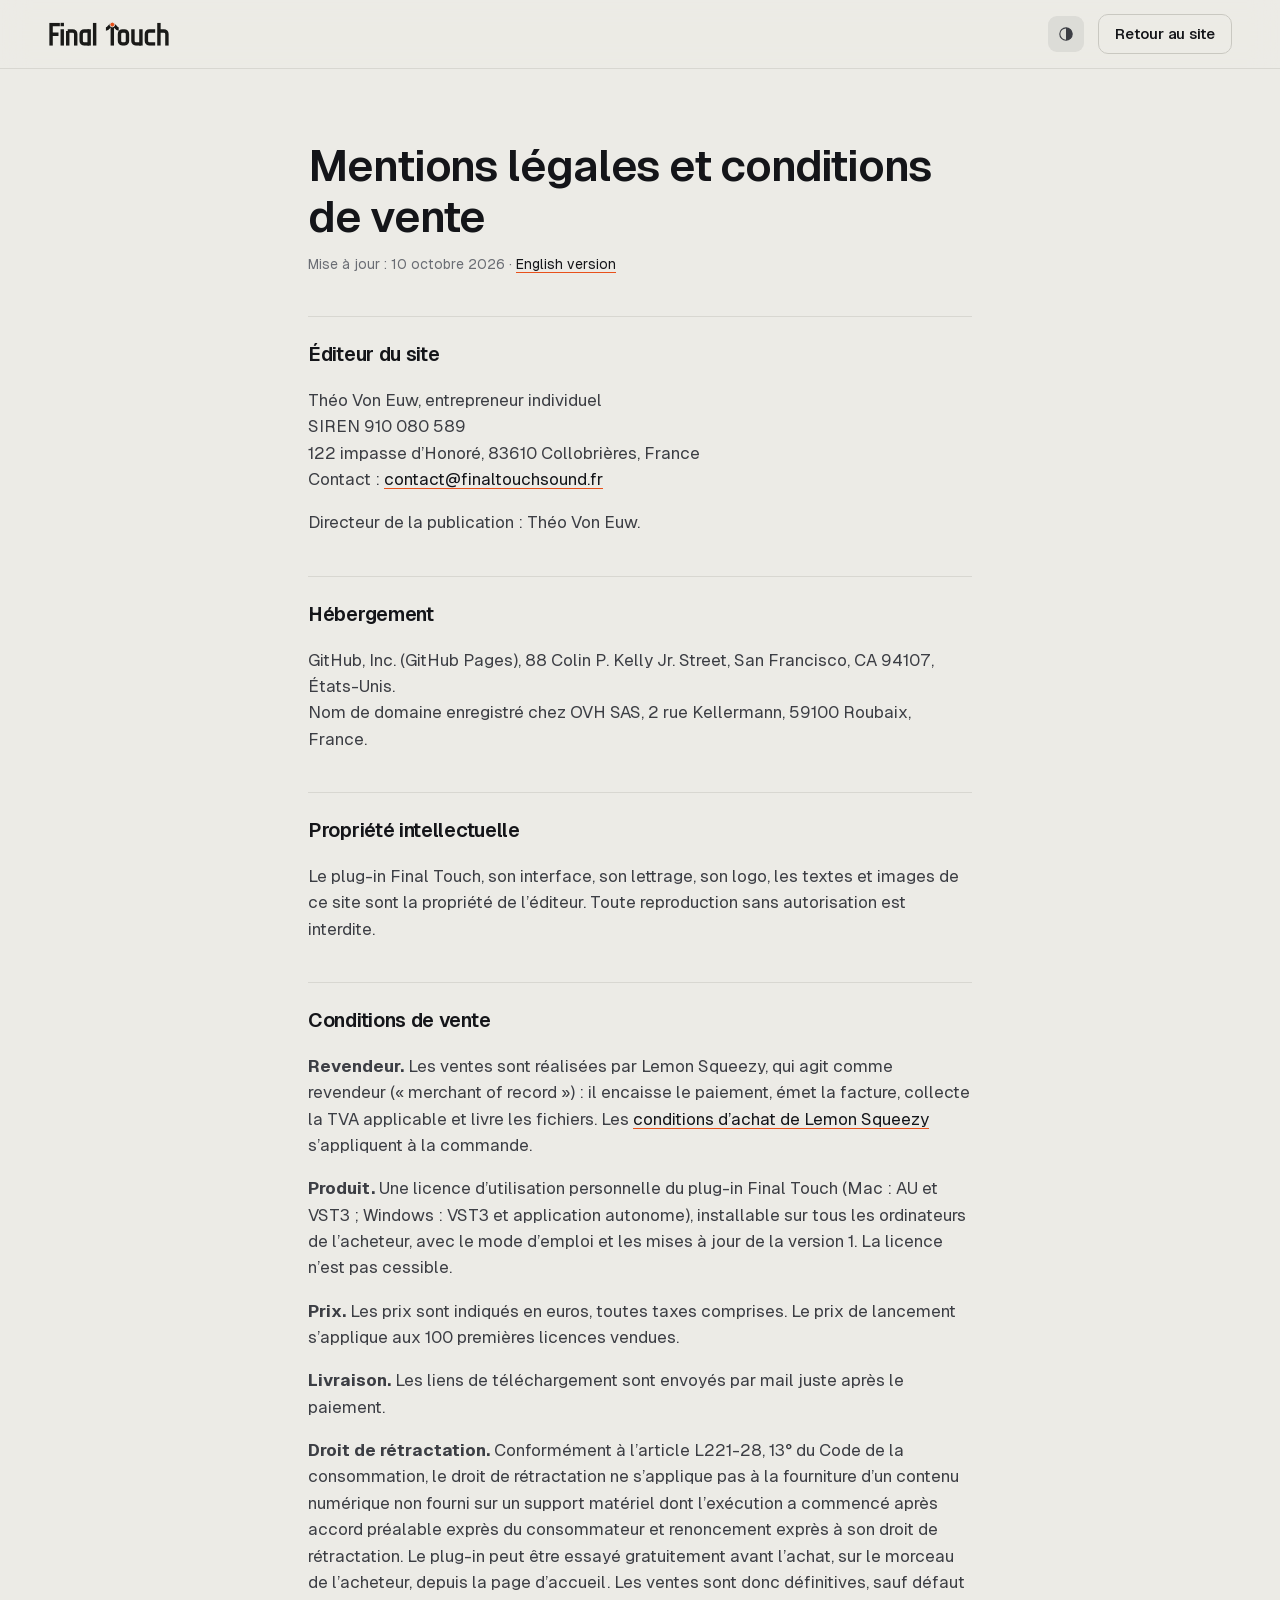
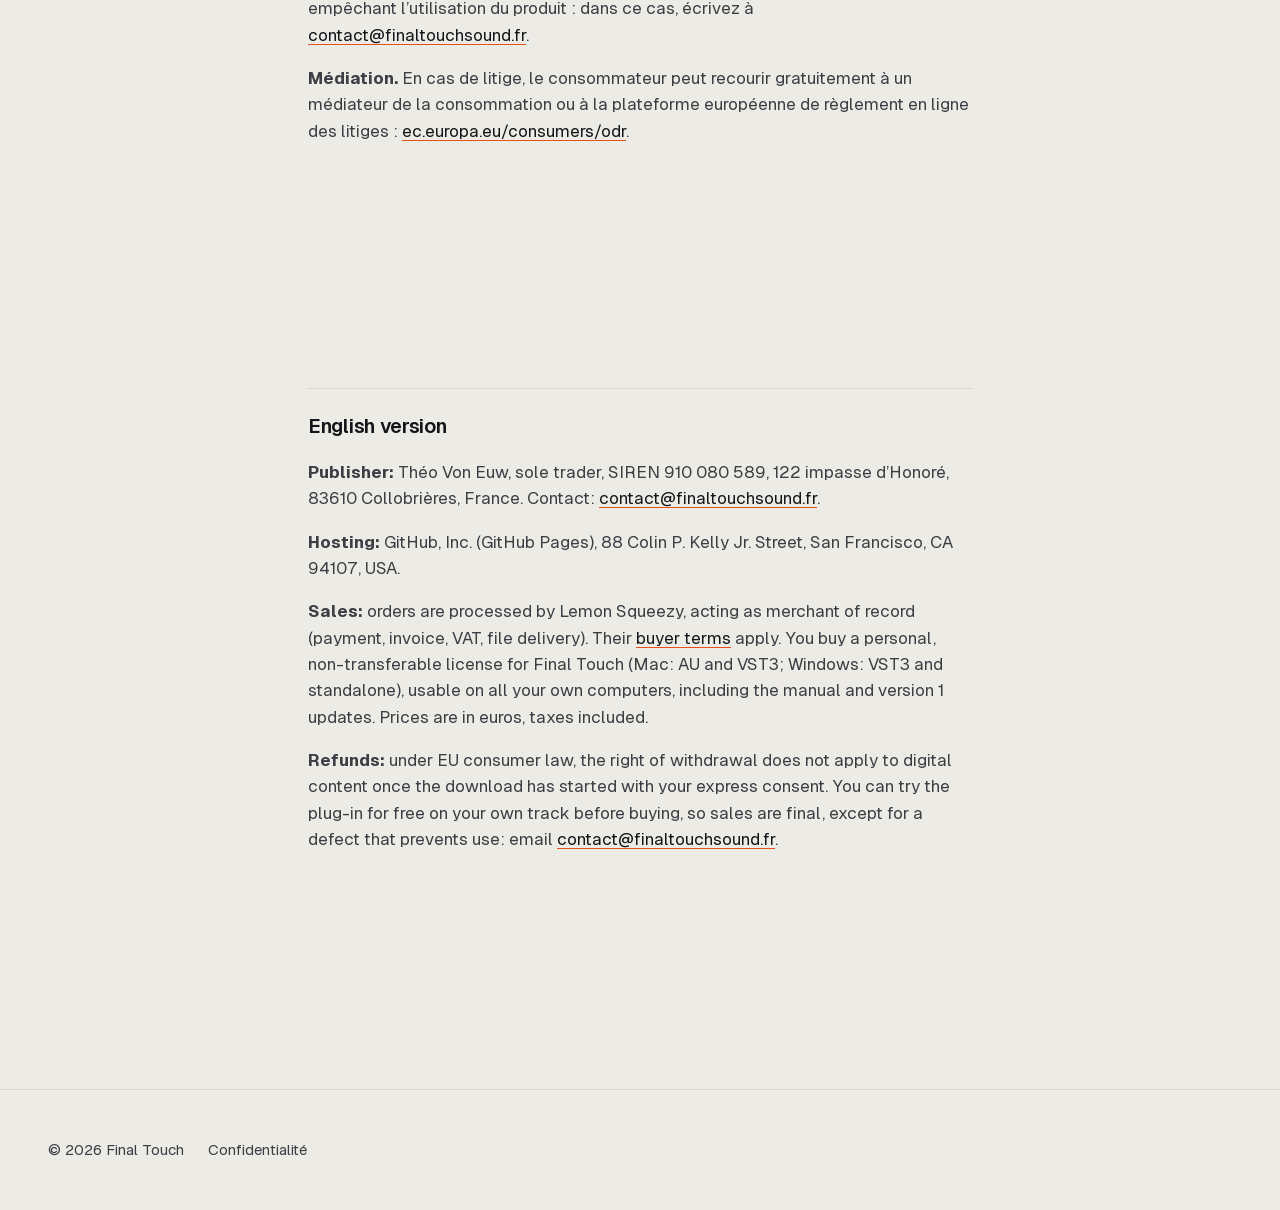
<file: public/mentions-legales.html>
<!doctype html>
<html lang="fr">
<head>
<meta charset="utf-8">
<meta name="viewport" content="width=device-width, initial-scale=1">
<title>Mentions légales et conditions de vente · Final Touch</title>
<meta name="robots" content="noindex">
<link rel="icon" href="assets/img/final-touch-icone.svg" type="image/svg+xml">
<script src="js/theme.js?v=20261012"></script>
<link rel="stylesheet" href="css/style.css?v=20261012">
<link rel="stylesheet" href="css/legal.css">
</head>
<body>
<header class="nav is-stuck">
  <div class="wrap nav-in">
    <a class="brand" href="./" aria-label="Final Touch, accueil">
      <img class="logo logo-ink" src="assets/img/final-touch-logotype-encre.svg" alt="Final Touch" width="150" height="32">
      <img class="logo logo-chalk" src="assets/img/final-touch-logotype-craie.svg" alt="" width="150" height="32">
    </a>
    <div class="nav-end"><button type="button" class="theme-btn" data-theme-toggle aria-pressed="false" aria-label="Passer en thème sombre">
        <svg viewBox="0 0 24 24" width="18" height="18" aria-hidden="true"><circle cx="12" cy="12" r="8.25" fill="none" stroke="currentColor" stroke-width="1.5"/><path d="M12 3.75a8.25 8.25 0 0 1 0 16.5z" fill="currentColor"/></svg>
      </button> <a class="btn btn-line btn-sm" href="./">Retour au site</a></div>
  </div>
</header>

<main class="legal wrap">
  <h1>Mentions légales et conditions de vente</h1>
  <p class="maj">Mise à jour : 10 octobre 2026 · <a href="#en">English version</a></p>

  <h2>Éditeur du site</h2>
  <p>Théo Von Euw, entrepreneur individuel<br>
  SIREN 910 080 589<br>
  122 impasse d’Honoré, 83610 Collobrières, France<br>
  Contact : <a href="mailto:contact@finaltouchsound.fr">contact@finaltouchsound.fr</a></p>
  <p>Directeur de la publication : Théo Von Euw.</p>

  <h2>Hébergement</h2>
  <p>GitHub, Inc. (GitHub Pages), 88 Colin P. Kelly Jr. Street, San Francisco, CA 94107, États-Unis.<br>
  Nom de domaine enregistré chez OVH SAS, 2 rue Kellermann, 59100 Roubaix, France.</p>

  <h2>Propriété intellectuelle</h2>
  <p>Le plug-in Final Touch, son interface, son lettrage, son logo, les textes et images de ce site sont la propriété de l’éditeur. Toute reproduction sans autorisation est interdite.</p>

  <h2 id="conditions">Conditions de vente</h2>
  <p><strong>Revendeur.</strong> Les ventes sont réalisées par Lemon Squeezy, qui agit comme revendeur (« merchant of record ») : il encaisse le paiement, émet la facture, collecte la TVA applicable et livre les fichiers. Les <a href="https://www.lemonsqueezy.com/buyer-terms" rel="noopener">conditions d’achat de Lemon Squeezy</a> s’appliquent à la commande.</p>
  <p><strong>Produit.</strong> Une licence d’utilisation personnelle du plug-in Final Touch (Mac : AU et VST3 ; Windows : VST3 et application autonome), installable sur tous les ordinateurs de l’acheteur, avec le mode d’emploi et les mises à jour de la version 1. La licence n’est pas cessible.</p>
  <p><strong>Prix.</strong> Les prix sont indiqués en euros, toutes taxes comprises. Le prix de lancement s’applique aux 100 premières licences vendues.</p>
  <p><strong>Livraison.</strong> Les liens de téléchargement sont envoyés par mail juste après le paiement.</p>
  <p><strong>Droit de rétractation.</strong> Conformément à l’article L221-28, 13° du Code de la consommation, le droit de rétractation ne s’applique pas à la fourniture d’un contenu numérique non fourni sur un support matériel dont l’exécution a commencé après accord préalable exprès du consommateur et renoncement exprès à son droit de rétractation. Le plug-in peut être essayé gratuitement avant l’achat, sur le morceau de l’acheteur, depuis la page d’accueil. Les ventes sont donc définitives, sauf défaut empêchant l’utilisation du produit : dans ce cas, écrivez à <a href="mailto:contact@finaltouchsound.fr">contact@finaltouchsound.fr</a>.</p>
  <p><strong>Médiation.</strong> En cas de litige, le consommateur peut recourir gratuitement à un médiateur de la consommation ou à la plateforme européenne de règlement en ligne des litiges : <a href="https://ec.europa.eu/consumers/odr" rel="noopener">ec.europa.eu/consumers/odr</a>.</p>

  <section id="en" lang="en">
    <h2>English version</h2>
    <p><strong>Publisher:</strong> Théo Von Euw, sole trader, SIREN 910 080 589, 122 impasse d’Honoré, 83610 Collobrières, France. Contact: <a href="mailto:contact@finaltouchsound.fr">contact@finaltouchsound.fr</a>.</p>
    <p><strong>Hosting:</strong> GitHub, Inc. (GitHub Pages), 88 Colin P. Kelly Jr. Street, San Francisco, CA 94107, USA.</p>
    <p><strong>Sales:</strong> orders are processed by Lemon Squeezy, acting as merchant of record (payment, invoice, VAT, file delivery). Their <a href="https://www.lemonsqueezy.com/buyer-terms" rel="noopener">buyer terms</a> apply. You buy a personal, non-transferable license for Final Touch (Mac: AU and VST3; Windows: VST3 and standalone), usable on all your own computers, including the manual and version 1 updates. Prices are in euros, taxes included.</p>
    <p><strong>Refunds:</strong> under EU consumer law, the right of withdrawal does not apply to digital content once the download has started with your express consent. You can try the plug-in for free on your own track before buying, so sales are final, except for a defect that prevents use: email <a href="mailto:contact@finaltouchsound.fr">contact@finaltouchsound.fr</a>.</p>
  </section>
</main>

<footer class="foot">
  <div class="wrap foot-in">
    <p>© 2026 Final Touch</p>
    <nav class="foot-links"><a href="confidentialite.html">Confidentialité</a></nav>
  </div>
</footer>
</body>
</html>
</file>
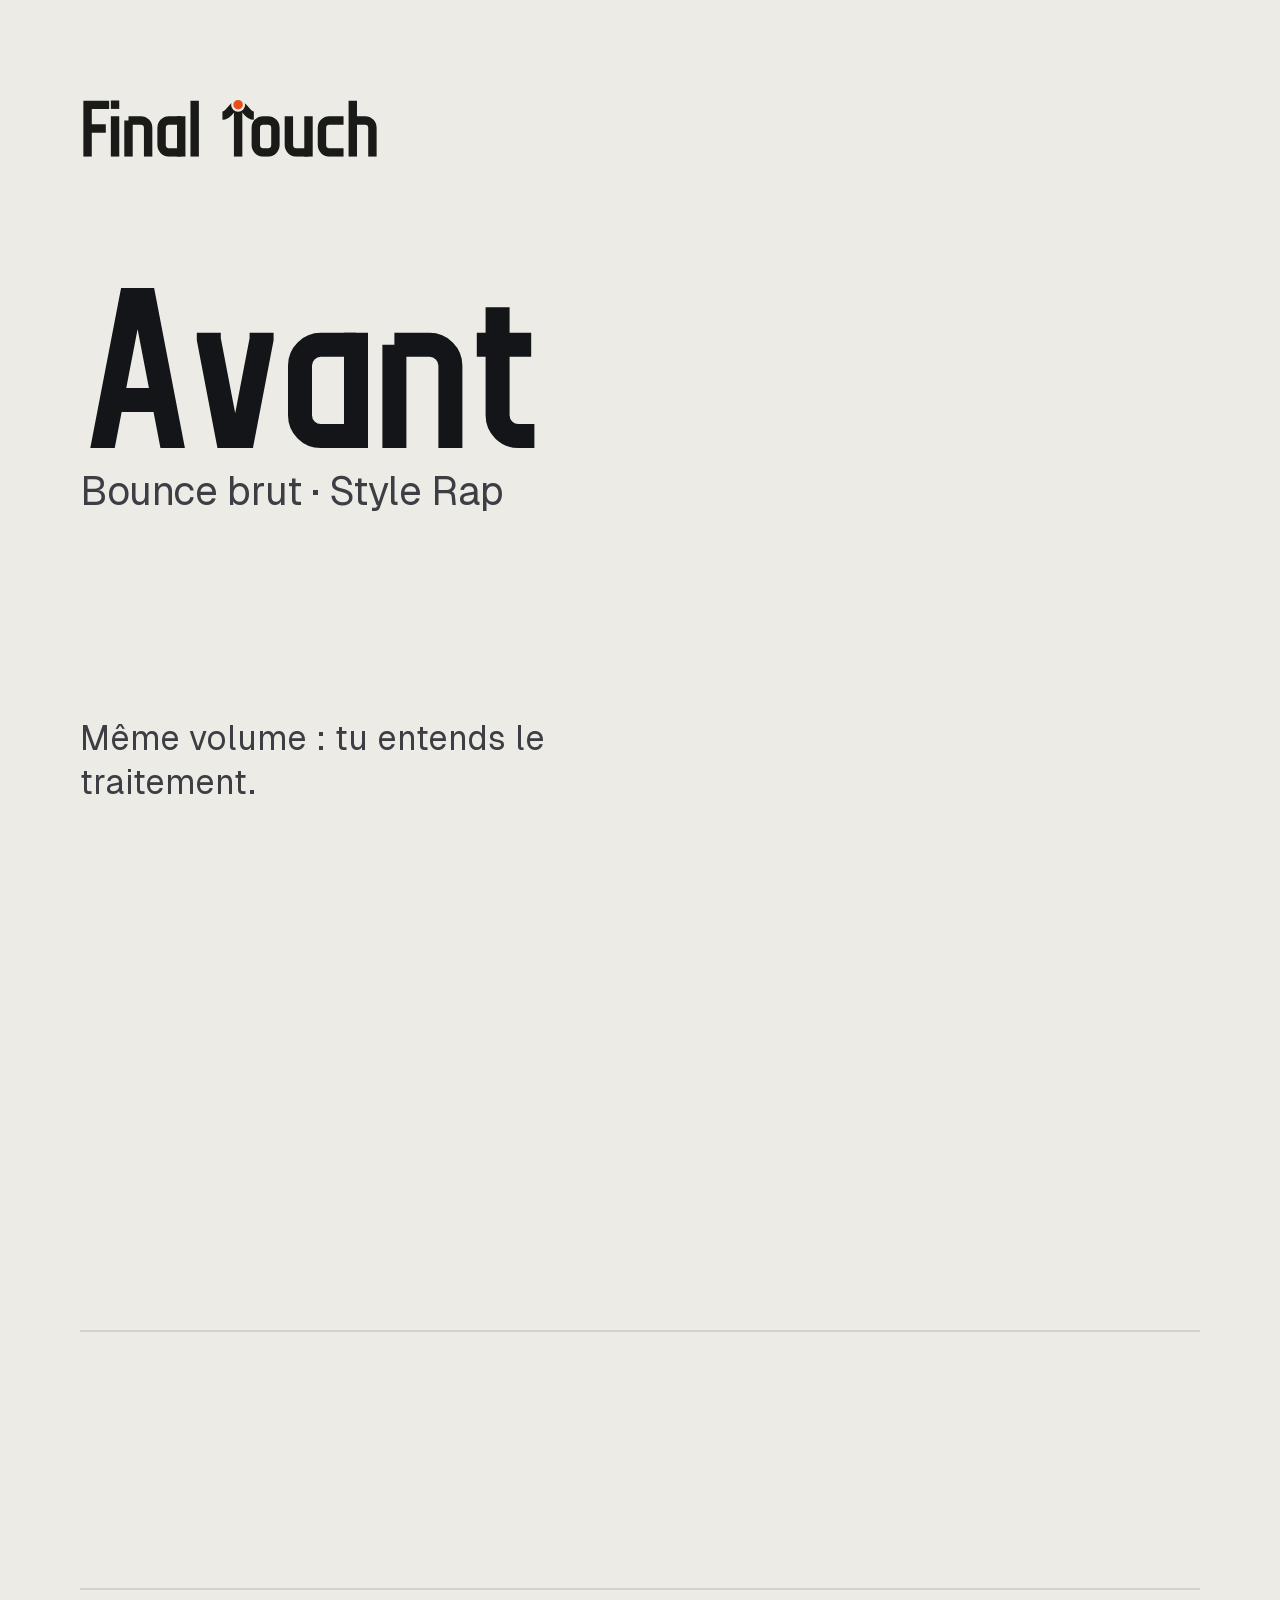
<file: videos/modele/carte.html>
<!doctype html>
<html lang="fr">
<head>
<meta charset="utf-8">
<title>Carte vidéo</title>
<style>
@font-face { font-family: 'Geist'; src: url(assets/Geist-Variable.woff2) format('woff2'); font-weight: 100 900; }
@font-face { font-family: 'Geist Mono'; src: url(assets/GeistMono-Variable.woff2) format('woff2'); font-weight: 100 900; }
:root { --paper: #ecebe6; --surface: #f5f4f0; --ink: #141519; --ink-2: #3c3e44; --muted: #6a6d74; --line: #d3d2cb; --accent: #e8501a; }
* { box-sizing: border-box; }
.sr-only { position: absolute; width: 1px; height: 1px; overflow: hidden; clip: rect(0 0 0 0); white-space: nowrap; }
html, body { margin: 0; width: 1080px; height: 1920px; overflow: hidden; background: var(--paper); color: var(--ink); font-family: 'Geist', sans-serif; }
.c { position: absolute; inset: 0; padding: 96px 80px; display: flex; flex-direction: column; }
.logo { width: 300px; }
.lt { color: var(--ink); --lead: 1.25; }
.lt .lt-box { display: block; }
.lt-line { display: block; overflow: visible; }
.titre { --cap: 160px; margin-top: 80px; }
.titre.apres .lt-ch:last-child path { }
.sous { margin-top: 26px; font-size: 40px; color: var(--ink-2); letter-spacing: -0.01em; }
.sous b { color: var(--ink); font-weight: 600; }
.mesure { margin-top: 40px; display: flex; align-items: flex-end; gap: 18px; }
.mesure .lt { --cap: 100px; }
.mesure .u { font: 500 34px 'Geist Mono', monospace; color: var(--muted); padding-bottom: 26px; }
.plug { margin-top: 40px; width: 860px; border-radius: 22px; box-shadow: 0 30px 60px -30px rgb(60 55 40 / .45); }
/* Zone de la forme d'onde (posée par ffmpeg entre y=1330 et y=1590) */
.onde { position: absolute; left: 80px; right: 80px; top: 1330px; height: 260px; border-top: 2px solid var(--line); border-bottom: 2px solid var(--line); }
.pied { position: absolute; left: 80px; right: 80px; bottom: 96px; display: flex; justify-content: space-between; align-items: flex-end; }
.pied p { margin: 0; font-size: 34px; color: var(--ink-2); max-width: 600px; line-height: 1.3; }
.pied .url { font: 600 34px 'Geist Mono', monospace; color: var(--ink); }
.pastille { display: inline-block; margin-top: 30px; padding: 12px 22px; border-radius: 14px; background: var(--ink); color: var(--paper); font-size: 32px; font-weight: 600; }
/* Carte d'étape */
.etape { justify-content: center; align-items: center; text-align: center; }
.etape .lt { --cap: 150px; }
.barre { margin-top: 70px; width: 520px; height: 8px; border-radius: 8px; background: var(--line); overflow: hidden; }
.barre span { display: block; height: 100%; background: var(--accent); }
/* Carte de fin */
.fin { justify-content: center; }
.fin .logo { width: 620px; }
.fin .lt { --cap: 110px; margin-top: 90px; }
.fin .prix { margin-top: 40px; font-size: 44px; color: var(--ink-2); }
.fin .prix s { color: var(--muted); margin-left: 12px; }
.fin .url { margin-top: 70px; font: 600 56px 'Geist Mono', monospace; }
</style>
</head>
<body>
<div id="c"></div>
<script type="module">
import { loadLettrage, renderAll } from './lettrage.js';
const q = new URLSearchParams(location.search);
const type = q.get('type') || 'avant';
const en = q.get('langue') === 'en';
const T = en ? {
  avant: 'Before', apres: 'After', brut: 'Raw bounce', fini: 'With Final Touch', style: 'Style', egal: 'Same loudness, so you hear the processing.',
  essai: 'Try your own track for free', prix: '€14.95 at launch', barre: '€29.95',
} : {
  avant: 'Avant', apres: 'Après', brut: 'Bounce brut', fini: 'Avec Final Touch', style: 'Style', egal: 'Même volume : tu entends le traitement.',
  essai: 'Teste ton son gratuitement', prix: '14,95 € au lancement', barre: '29,95 €',
};
const artiste = q.get('artiste') || '';
const style = q.get('style') || 'Rap';
const lufs = q.get('lufs') || '';
const url = q.get('url') || 'finaltouchsound.fr';
const plug = q.get('plug') || '';
const num = v => en ? v : v.replace('.', ',');
const c = document.getElementById('c');

if (type === 'avant' || type === 'apres') {
  const apres = type === 'apres';
  c.className = 'c';
  c.innerHTML = `
    <img class="logo" src="assets/final-touch-logotype-encre.svg" alt="">
    <div class="lt titre" data-lt="${apres ? T.apres : T.avant}"></div>
    <div class="sous">${artiste ? `<b>${artiste}</b>, ` : ''}${apres ? T.fini : T.brut} · ${T.style} ${style}</div>
    ${lufs ? `<div class="mesure"><span class="lt" data-lt="${num(lufs)}" data-nowrap></span><span class="u">LUFS</span></div>` : ''}
    ${apres && plug ? `<img class="plug" src="${plug}" alt="">` : ''}
    <div class="onde"></div>
    <div class="pied"><p>${T.egal}</p></div>`;
} else if (type === 'etape') {
  c.className = 'c etape';
  const i = +(q.get('i') || 1), n = +(q.get('n') || 4);
  c.innerHTML = `<div class="lt" data-lt="${q.get('texte') || ''}"></div><div class="barre"><span style="width:${Math.round(i / n * 100)}%"></span></div>`;
} else {
  c.className = 'c fin';
  c.innerHTML = `
    <img class="logo" src="assets/final-touch-logotype-encre.svg" alt="">
    <div class="lt" data-lt="${T.essai}"></div>
    <div class="prix">${T.prix}<s>${T.barre}</s></div>
    <div class="url">${url}</div>`;
}
await loadLettrage();
await document.fonts.ready;
renderAll();
await Promise.all([...document.images].map(i => i.complete ? 0 : new Promise(r => { i.onload = i.onerror = r; })));
document.body.dataset.pret = '1';
</script>
</body>
</html>
</file>
<file: public/css/style.css>
/* Final Touch, site. Couleurs et formes reprises du plug (V5-2 « Couleurs sur papier »). */

@font-face { font-family: 'Geist'; src: url(../assets/fonts/Geist-Variable.woff2) format('woff2'); font-weight: 100 900; font-display: swap; }
@font-face { font-family: 'Geist Mono'; src: url(../assets/fonts/GeistMono-Variable.woff2) format('woff2'); font-weight: 100 900; font-display: swap; }

:root {
  --paper: #ecebe6;
  --surface: #f5f4f0;
  --raised: #fbfaf7;
  --ink: #141519;
  --ink-2: #3c3e44;
  --muted: #6a6d74;
  --line: #d8d7d1;
  --line-2: #c9c8c1;
  --accent: #e8501a;
  --accent-ink: #b83c0f;
  --k-clean: #14998a;
  --k-color: #c98418;
  --k-punch: #d6533a;
  --k-vocal: #7b58d6;
  --k-air: #2f7fd0;
  --shadow: 0 1px 0 rgb(255 255 255 / .7) inset, 0 24px 60px -28px rgb(60 55 40 / .35), 0 2px 6px -2px rgb(60 55 40 / .12);
  --r: 14px;
  --r-s: 10px;
  --ease-out: cubic-bezier(0.23, 1, 0.32, 1);
  --ease-io: cubic-bezier(0.77, 0, 0.175, 1);
  --gutter: clamp(16px, 4vw, 48px);
  color-scheme: light;
}

@media (prefers-color-scheme: dark) {
  :root:not([data-theme="light"]) {
    --paper: #121316;
    --surface: #1a1b1f;
    --raised: #202126;
    --ink: #ecebe8;
    --ink-2: #c4c4c0;
    --muted: #8b8f98;
    --line: #2a2b30;
    --line-2: #383a40;
    --accent: #f2562a;
    --accent-ink: #ff7a52;
    --k-clean: #4fc9bb;
    --k-color: #e9a94a;
    --k-punch: #f0775a;
    --k-vocal: #b291f0;
    --k-air: #6aaef0;
    --shadow: 0 1px 0 rgb(255 255 255 / .05) inset, 0 30px 70px -30px rgb(0 0 0 / .7);
    color-scheme: dark;
  }
}
:root[data-theme="dark"] {
  --paper: #121316; --surface: #1a1b1f; --raised: #202126; --ink: #ecebe8; --ink-2: #c4c4c0; --muted: #8b8f98;
  --line: #2a2b30; --line-2: #383a40; --accent: #f2562a; --accent-ink: #ff7a52;
  --k-clean: #4fc9bb; --k-color: #e9a94a; --k-punch: #f0775a; --k-vocal: #b291f0; --k-air: #6aaef0;
  --shadow: 0 1px 0 rgb(255 255 255 / .05) inset, 0 30px 70px -30px rgb(0 0 0 / .7);
  color-scheme: dark;
}

*, *::before, *::after { box-sizing: border-box; }
html { -webkit-text-size-adjust: 100%; scroll-behavior: smooth; scroll-padding-top: 88px; }
body {
  margin: 0; background: var(--paper); color: var(--ink);
  font: 400 17px/1.55 'Geist', system-ui, sans-serif; font-feature-settings: 'ss01';
  -webkit-font-smoothing: antialiased; text-rendering: optimizeLegibility;
  overflow-x: hidden;
}
img { display: block; max-width: 100%; height: auto; }
a { color: inherit; }
button { font: inherit; color: inherit; }
.mono { font-family: 'Geist Mono', ui-monospace, monospace; font-feature-settings: 'zero' 0; }
[hidden] { display: none !important; }
.sr-only { position: absolute; width: 1px; height: 1px; overflow: hidden; clip: rect(0 0 0 0); white-space: nowrap; }
:focus-visible { outline: 2px solid var(--accent); outline-offset: 3px; border-radius: 6px; }
::selection { background: var(--accent); color: #fff; }

.wrap { width: 100%; max-width: 1280px; margin: 0 auto; padding: 0 var(--gutter); }
section { padding: clamp(72px, 11vw, 140px) 0; }
.lead { max-width: 56ch; font-size: clamp(17px, 1.5vw, 19px); color: var(--ink-2); margin: 20px 0 0; text-wrap: pretty; }

/* Lettrage : --cap est une vraie longueur, pour que le script lise la valeur calculee des clamp() */
@property --cap { syntax: '<length>'; inherits: true; initial-value: 64px; }
.lt { margin: 0; color: var(--ink); --lead: 1.3; }
.lt .lt-box { display: block; width: 100%; }
.lt-line { display: block; overflow: visible; margin-top: calc(var(--cap) * -0.06); max-width: 100%; height: auto; }
.lt-xl { --cap: clamp(34px, 4.6vw, 70px); }
.lt-l  { --cap: clamp(30px, 4.6vw, 64px); max-width: calc(var(--cap) * 13); }
.lt-l + .lead { margin-top: 28px; }
.lt-l + * { margin-top: 0; }
.lt-m  { --cap: clamp(30px, 3.4vw, 48px); }
.lt-ch { transform-box: fill-box; transform-origin: 50% 60%; }

/* Arrivee lettre par lettre (variante V1 du plug, adoucie) */
@media (prefers-reduced-motion: no-preference) {
  .lt.is-armed .lt-ch { opacity: 0; transform: translateX(calc(var(--i) * 3px + 14px)) rotateX(48deg); }
  .lt.is-in .lt-ch {
    opacity: 1; transform: none;
    transition: opacity .55s var(--ease-out), transform .7s var(--ease-out);
    transition-delay: calc(var(--i) * 14ms);
  }
  .reveal { opacity: 0; transform: translateY(14px); }
  .reveal.is-in { opacity: 1; transform: none; transition: opacity .7s var(--ease-out), transform .8s var(--ease-out); transition-delay: var(--d, 0ms); }
}

/* Boutons */
.btn {
  display: inline-flex; align-items: center; justify-content: center; gap: 10px;
  height: 52px; padding: 0 24px; border-radius: var(--r-s); border: 1px solid transparent;
  font-weight: 550; font-size: 16px; letter-spacing: -0.005em; text-decoration: none; white-space: nowrap; cursor: pointer;
  transition: transform .16s var(--ease-out), background-color .2s ease, border-color .2s ease, color .2s ease;
}
.btn:active { transform: scale(0.97); }
.btn-ink { background: var(--ink); color: var(--paper); }
.btn-line { border-color: var(--line-2); background: transparent; color: var(--ink); }
.btn-sm { height: 40px; padding: 0 16px; font-size: 15px; }
.btn-wide { width: 100%; }
@media (hover: hover) and (pointer: fine) {
  .btn-ink:hover { background: color-mix(in oklab, var(--ink) 86%, var(--accent)); }
  .btn-line:hover { border-color: var(--ink); }
}

/* Navigation */
.nav { position: sticky; top: 0; z-index: 20; background: color-mix(in oklab, var(--paper) 82%, transparent); backdrop-filter: blur(14px) saturate(140%); -webkit-backdrop-filter: blur(14px) saturate(140%); border-bottom: 1px solid transparent; transition: border-color .3s ease; }
.nav.is-stuck { border-bottom-color: var(--line); }
.nav-in { display: flex; align-items: center; gap: 32px; height: 68px; }
.brand { display: block; flex: none; }
.logo { height: 26px; width: auto; }
.logo-chalk { display: none; }
@media (prefers-color-scheme: dark) { :root:not([data-theme="light"]) .logo-ink { display: none; } :root:not([data-theme="light"]) .logo-chalk { display: block; } }
:root[data-theme="dark"] .logo-ink { display: none; }
:root[data-theme="dark"] .logo-chalk { display: block; }
.nav-links { display: flex; gap: 28px; margin-left: 12px; }
.nav-links a { text-decoration: none; color: var(--ink-2); font-size: 15px; transition: color .2s ease; }
.nav-links a:hover { color: var(--ink); }
.nav-end { margin-left: auto; display: flex; align-items: center; gap: 14px; }
.lang { display: flex; padding: 3px; border-radius: 9px; background: color-mix(in oklab, var(--ink) 7%, transparent); }
.lang button { border: 0; background: none; padding: 5px 9px; border-radius: 7px; font: 500 13px 'Geist Mono', monospace; color: var(--muted); cursor: pointer; transition: background-color .2s ease, color .2s ease; }
.lang button[aria-pressed="true"] { background: var(--raised); color: var(--ink); box-shadow: 0 1px 2px rgb(0 0 0 / .08); }
@media (max-width: 860px) { .nav-links { display: none; } }

/* Accroche */
.hero { padding: clamp(40px, 6vw, 80px) 0 clamp(56px, 7vw, 96px); }
.hero-grid { display: grid; grid-template-columns: minmax(0, 6fr) minmax(0, 6fr); gap: clamp(32px, 5vw, 72px); align-items: center; }
.hero-copy { position: relative; z-index: 1; }
.hero-sub { font-size: clamp(18px, 1.6vw, 21px); color: var(--ink-2); max-width: 38ch; margin: 28px 0 0; text-wrap: pretty; --d: 280ms; }
.hero-ctas { display: flex; flex-wrap: wrap; gap: 12px; margin-top: 36px; --d: 380ms; }
.hero-shot { margin: 0; position: relative; }
.hero-shot img { width: 100%; border-radius: var(--r); box-shadow: var(--shadow); }
@media (prefers-reduced-motion: no-preference) {
  html:not(.ready) .hero-shot img { opacity: 0; }
  .ready .hero-shot img { animation: shot-in 1.2s var(--ease-out) 120ms both; }
  @keyframes shot-in { from { opacity: 0; transform: translateX(40px) scale(.985); clip-path: inset(0 0 0 12%); } to { opacity: 1; transform: none; clip-path: inset(0); } }
}
@media (max-width: 900px) {
  .hero-grid { grid-template-columns: 1fr; }
}

/* Chiffres */
.facts { padding: 0 0 clamp(56px, 8vw, 110px); }
.facts-grid { display: grid; grid-template-columns: repeat(4, minmax(0, 1fr)); border-top: 1px solid var(--line); }
.fact { padding: 28px 28px 0 0; }
.fact + .fact { padding-left: 28px; border-left: 1px solid var(--line); }
.fact-n { display: block; --cap: 46px; --lead: 1.25; color: var(--ink); }
.fact p { margin: 10px 0 0; font-size: 15px; color: var(--muted); max-width: 26ch; }
.fact .mono { color: var(--ink-2); }
.fact:nth-child(2) { --d: 60ms; } .fact:nth-child(3) { --d: 120ms; } .fact:nth-child(4) { --d: 180ms; }
@media (max-width: 860px) {
  .facts-grid { grid-template-columns: 1fr 1fr; }
  .fact:nth-child(3) { padding-left: 0; border-left: 0; }
  .fact:nth-child(n+3) { border-top: 1px solid var(--line); margin-top: 28px; }
}

/* Essai */
.try { background: var(--surface); border-top: 1px solid var(--line); border-bottom: 1px solid var(--line); }
.demo { margin-top: clamp(36px, 5vw, 64px); display: grid; grid-template-columns: minmax(260px, 4fr) minmax(0, 8fr); gap: clamp(20px, 3vw, 40px); align-items: start; }
.demo-side { display: grid; gap: 28px; position: sticky; top: 92px; }
.drop {
  position: relative; display: grid; gap: 6px; place-content: center; text-align: center; min-height: 200px; padding: 24px;
  border: 1.5px dashed var(--line-2); border-radius: var(--r); background: var(--raised); cursor: pointer;
  transition: border-color .2s ease, background-color .2s ease, transform .16s var(--ease-out);
}
.drop input { position: absolute; inset: 0; opacity: 0; cursor: pointer; }
.drop:hover, .drop.is-over { border-color: var(--accent); }
.drop.is-over { background: color-mix(in oklab, var(--accent) 6%, var(--raised)); transform: scale(1.01); }
.drop-t { font-weight: 600; font-size: 18px; }
.drop-s { color: var(--muted); font-size: 14px; }
.drop-name { margin-top: 10px; font-size: 13px; color: var(--ink-2); overflow-wrap: anywhere; }
.field { display: grid; gap: 10px; }
.field-l, .ro-l { font-size: 13px; color: var(--muted); }
.seg { display: inline-flex; flex-wrap: wrap; padding: 4px; gap: 2px; border-radius: 12px; background: color-mix(in oklab, var(--ink) 7%, transparent); width: fit-content; }
.seg button { border: 0; background: none; height: 38px; padding: 0 15px; border-radius: 9px; font-size: 15px; font-weight: 500; color: var(--ink-2); cursor: pointer; transition: background-color .2s ease, color .2s ease, transform .16s var(--ease-out); }
.seg button:active { transform: scale(0.96); }
.seg button[aria-checked="true"] { background: var(--ink); color: var(--paper); }
.seg button:disabled { opacity: .5; cursor: default; }
.privacy { margin: 0; font-size: 14px; color: var(--muted); max-width: 34ch; }

.demo-main { background: var(--raised); border: 1px solid var(--line); border-radius: var(--r); padding: clamp(18px, 2.4vw, 28px); min-height: 520px; display: grid; gap: 24px; align-content: start; box-shadow: var(--shadow); }
.wave-box { position: relative; height: 112px; border-radius: var(--r-s); background: var(--surface); overflow: hidden; touch-action: pan-y; }
.wave { width: 100%; height: 100%; display: block; }
.win { position: absolute; top: 0; bottom: 0; border: 2px solid var(--ink); border-radius: 8px; background: color-mix(in oklab, var(--accent) 8%, transparent); cursor: grab; touch-action: none; }
.win:active { cursor: grabbing; }
.win-play { position: absolute; top: 0; bottom: 0; left: 0; width: 2px; background: var(--accent); transform: translateX(var(--p, 0px)); }
.wave-hint { margin: -14px 0 0; font-size: 13px; color: var(--muted); }

.demo-empty, .demo-busy, .demo-result { display: none; }
.demo[data-state="empty"] .wave-box { display: none; }
.demo[data-state="empty"] .demo-empty { display: grid; gap: 22px; justify-items: center; align-content: center; min-height: 440px; color: var(--muted); text-align: center; }
.demo-empty p { max-width: 32ch; margin: 0; }
.ghost { width: min(560px, 100%); height: auto; overflow: visible; }
.ghost .g-grid { stroke: var(--line); stroke-width: 1; }
.ghost .g-zero { stroke: var(--line-2); stroke-width: 1; stroke-dasharray: 3 5; }
.ghost .g-k { fill: none; stroke-width: 2; stroke-linecap: round; opacity: .55; vector-effect: non-scaling-stroke; }
.ghost .g-main { fill: none; stroke: var(--ink); stroke-width: 2.5; stroke-linecap: round; stroke-linejoin: round; vector-effect: non-scaling-stroke; }
.ghost .g-dot { fill: var(--raised); stroke-width: 2; }
.ghost text { font: 11px 'Geist Mono', monospace; fill: var(--muted); }
.demo[data-state="busy"] .demo-busy { display: grid; place-content: center; gap: 28px; min-height: 330px; justify-items: center; }
.demo[data-state="done"] .demo-result { display: grid; }
.step-title { --cap: clamp(34px, 4vw, 54px); width: min(560px, 100%); text-align: center; min-height: calc(var(--cap) * 1.4); }
.step-title .lt-box { display: flex; justify-content: center; }
.busy-bar { width: min(320px, 70vw); height: 3px; border-radius: 3px; background: var(--line); overflow: hidden; }
.busy-bar span { display: block; height: 100%; width: 100%; background: var(--accent); transform-origin: 0 50%; transform: scaleX(var(--prog, 0)); transition: transform .25s linear; }

.demo-result { grid-template-columns: minmax(0, 5fr) minmax(0, 7fr); gap: 24px 32px; }
.transport { grid-column: 1 / -1; display: flex; align-items: center; gap: 12px; flex-wrap: wrap; }
.btn-play { width: 52px; padding: 0; }
.btn-play .i-pause { display: none; }
.btn-play.is-playing .i-play { display: none; }
.btn-play.is-playing .i-pause { display: inline; }
.btn-rerun { margin-left: auto; }
.readouts { display: grid; gap: 22px; align-content: start; }
.ro-main { display: grid; gap: 4px; }
.ro-head { display: flex; align-items: center; justify-content: space-between; gap: 12px; }
.ro-big { display: flex; align-items: flex-end; gap: 10px; }
.lt-num { --cap: clamp(56px, 6vw, 84px); --lead: 1.2; }
.lt-num .lt-box { width: auto; }
.unit { font-size: 14px; color: var(--muted); padding-bottom: 14px; }
.ro-ceil { font-size: 13px; color: var(--ink-2); border: 1px solid var(--line-2); border-radius: 6px; padding: 3px 10px; }
.ro-row { display: grid; grid-template-columns: 1fr 1fr; border-top: 1px solid var(--line); padding-top: 16px; }
.ro-row > div { display: grid; grid-template-columns: auto auto; justify-content: start; column-gap: 6px; align-items: baseline; }
.ro-row > div + div { border-left: 1px solid var(--line); padding-left: 16px; }
.ro-row .ro-l { grid-column: 1 / -1; }
.ro-v { font-size: 26px; font-weight: 500; letter-spacing: -0.02em; }
.ro-row .unit { padding: 0; font-size: 12px; }
.eq-box { display: grid; gap: 8px; align-content: start; }
.eq { width: 100%; aspect-ratio: 16 / 9; display: block; }
.diag { grid-column: 1 / -1; border-top: 1px solid var(--line); padding-top: 16px; display: grid; gap: 8px; }
.diag ul { list-style: none; margin: 0; padding: 0 0 0 14px; border-left: 2px solid var(--accent); display: grid; gap: 4px; }
.diag li { font-size: 16px; }
.demo-err { margin: 0; color: var(--accent-ink); font-weight: 500; }
@media (max-width: 900px) {
  .demo { grid-template-columns: 1fr; }
  .demo-side { position: static; }
  .demo-result { grid-template-columns: 1fr; }
  .drop { min-height: 150px; }
  .demo-main { min-height: 0; }
}

/* Reglages */
.knobs { margin-top: clamp(40px, 6vw, 72px); display: grid; grid-template-columns: repeat(6, minmax(0, 1fr)); gap: 8px; padding: clamp(20px, 3vw, 36px) clamp(8px, 2vw, 24px); background: var(--surface); border: 1px solid var(--line); border-radius: var(--r); }
.knob-b { display: grid; justify-items: center; gap: 14px; padding: 14px 4px 12px; border: 0; background: none; border-radius: var(--r-s); cursor: pointer; transition: background-color .25s ease; }
.knob-b[aria-selected="true"] { background: var(--raised); box-shadow: 0 1px 3px rgb(0 0 0 / .06); }
.knob { --size: clamp(64px, 8vw, 104px); position: relative; width: var(--size); height: var(--size); }
.knob::before {
  content: ''; position: absolute; inset: 0; border-radius: 50%;
  background: conic-gradient(from 225deg, var(--c) 0deg calc(var(--fill) * 270deg), var(--line-2) calc(var(--fill) * 270deg) 270deg, transparent 270deg);
  -webkit-mask: radial-gradient(circle, transparent 0 calc(50% - 5px), #000 calc(50% - 4px));
          mask: radial-gradient(circle, transparent 0 calc(50% - 5px), #000 calc(50% - 4px));
}
.knob-cap {
  position: absolute; inset: 0; margin: auto; width: 74%; height: 74%; border-radius: 50%;
  background: radial-gradient(circle at 50% 30%, #ffffff, #efeeea 70%);
  box-shadow: 0 6px 14px -6px rgb(40 35 25 / .45), 0 1px 0 #fff inset, 0 -1px 2px rgb(0 0 0 / .08) inset;
  transform: rotate(calc(-135deg + var(--fill) * 270deg));
}
.knob-cap::after { content: ''; position: absolute; top: 12%; left: 50%; width: 10%; height: 10%; margin-left: -5%; border-radius: 50%; background: var(--c); }
.knob-n { font-weight: 600; font-size: 16px; }
@property --fill { syntax: '<number>'; inherits: true; initial-value: 0; }
.knob-b { --fill: 0; transition: --fill 1.2s var(--ease-out), background-color .25s ease; transition-delay: calc(var(--n, 0) * 80ms), 0s; }
.knobs.is-in .knob-b { --fill: var(--v); }
@media (prefers-reduced-motion: reduce) { .knob-b { --fill: var(--v); transition: none; } }
.knob-detail { margin-top: 28px; display: grid; grid-template-columns: minmax(0, 4fr) minmax(0, 6fr); gap: 8px 48px; align-items: start; min-height: 150px; }
.kd-name { grid-row: span 2; color: var(--kd, var(--ink)); }
.kd-desc { margin: 0; font-size: clamp(18px, 1.6vw, 21px); color: var(--ink); max-width: 46ch; text-wrap: pretty; }
.kd-ref { margin: 0; font-size: 14px; color: var(--muted); }
@media (prefers-reduced-motion: no-preference) {
  .knob-detail.swap .kd-desc, .knob-detail.swap .kd-ref { animation: kd .45s var(--ease-out) both; }
  .knob-detail.swap .kd-ref { animation-delay: 60ms; }
  @keyframes kd { from { opacity: 0; transform: translateY(8px); filter: blur(3px); } }
}
@media (max-width: 760px) {
  .knobs { grid-template-columns: repeat(3, minmax(0, 1fr)); }
  .knob-detail { grid-template-columns: 1fr; }
  .kd-name { grid-row: auto; margin-bottom: 8px; }
}

/* Qualite d'abord */
.quality-grid { margin-top: clamp(28px, 4vw, 48px); display: grid; grid-template-columns: minmax(0, 5fr) minmax(0, 7fr); gap: clamp(32px, 6vw, 96px); align-items: end; }
.ceilings { list-style: none; margin: 0; padding: 0; display: grid; grid-template-columns: repeat(5, minmax(0, 1fr)); gap: 0; border-top: 1px solid var(--ink); }
.ceilings li { padding: 14px 0 0; display: grid; gap: 6px; }
.ceilings li + li { padding-left: clamp(14px, 1.6vw, 22px); border-left: 1px solid var(--line); }
.ceilings li { padding-right: 8px; }
.c-style { font-size: 14px; color: var(--muted); }
.c-n { --cap: clamp(24px, 2.2vw, 32px); --lead: 1.25; }
.c-bar { display: block; height: 3px; margin-top: 4px; border-radius: 2px; background: var(--line); overflow: hidden; }
.c-bar::before { content: ''; display: block; height: 100%; width: calc(var(--l) * 100%); background: var(--ink); border-radius: inherit; transform-origin: 0 50%; }
.c-unit { font-size: 12px; color: var(--muted); }
.ceilings li:nth-child(2) { --d: 70ms; } .ceilings li:nth-child(3) { --d: 140ms; } .ceilings li:nth-child(4) { --d: 210ms; } .ceilings li:nth-child(5) { --d: 280ms; }
.tp-note { margin: 40px 0 0; font-size: 15px; color: var(--ink-2); display: flex; gap: 12px; align-items: baseline; }
.tp-note::before { content: ''; flex: none; width: 24px; height: 2px; background: var(--accent); transform: translateY(-4px); }
@media (max-width: 900px) {
  .quality-grid { grid-template-columns: 1fr; }
  .ceilings { grid-template-columns: repeat(3, minmax(0, 1fr)); row-gap: 20px; }
  .ceilings li:nth-child(4) { padding-left: 0; border-left: 0; }
  .c-n { --cap: 28px; }
}

/* Comment */
.how { border-top: 1px solid var(--line); }
.how-row { list-style: none; margin: clamp(36px, 5vw, 64px) 0 0; padding: 0; display: grid; grid-template-columns: repeat(3, minmax(0, 1fr)); gap: clamp(20px, 3vw, 40px); counter-reset: how; }
.how-row li { position: relative; padding-top: 26px; border-top: 2px solid var(--ink); }
.how-row li:nth-child(2) { --d: 90ms; } .how-row li:nth-child(3) { --d: 180ms; }
.how-row h3 { margin: 0; font-size: 21px; font-weight: 600; letter-spacing: -0.015em; }
.how-row p { margin: 10px 0 0; color: var(--ink-2); max-width: 34ch; }
.fake-listen { display: inline-flex; align-items: center; height: 44px; padding: 0 22px; margin-top: 22px; border-radius: 10px; background: var(--accent); color: #fff; font-weight: 600; font-size: 16px; }
@media (prefers-reduced-motion: no-preference) {
  .how-row li.is-in .fake-listen { animation: press 2.8s var(--ease-out) 900ms infinite; }
  @keyframes press { 0%, 70%, 100% { transform: none; } 74% { transform: scale(.95); } 80% { transform: none; } }
}
@media (max-width: 760px) { .how-row { grid-template-columns: 1fr; } }

/* Autour */
.tools { background: var(--surface); border-top: 1px solid var(--line); border-bottom: 1px solid var(--line); }
.bento { margin-top: clamp(36px, 5vw, 64px); display: grid; grid-template-columns: repeat(6, minmax(0, 1fr)); gap: 14px; }
.cell { border-radius: var(--r); background: var(--raised); border: 1px solid var(--line); padding: 26px; display: flex; flex-direction: column; gap: 8px; overflow: hidden; position: relative; min-height: 260px; }
.cell h3 { margin: 0; font-size: 20px; font-weight: 600; letter-spacing: -0.015em; }
.cell p { margin: 0; color: var(--ink-2); max-width: 40ch; }
.cell-ab { grid-column: span 3; }
.cell-mon { grid-column: span 3; background: var(--ink); color: var(--paper); border-color: var(--ink); }
.cell-mon p { color: color-mix(in oklab, var(--paper) 72%, transparent); }
.cell-diag { grid-column: span 2; }
.cell-rem { grid-column: span 2; }
.cell-plat { grid-column: span 2; }
.cell-ab { justify-content: flex-end; }
.ab-demo { display: inline-flex; padding: 4px; border-radius: 12px; background: color-mix(in oklab, var(--ink) 7%, transparent); width: fit-content; margin-bottom: auto; position: relative; }
.ab-demo span { position: relative; z-index: 1; height: 44px; padding: 0 22px; display: grid; place-items: center; font-weight: 500; color: var(--ink-2); transition: color .35s ease; }
.ab-demo span.on { color: var(--paper); }
.ab-demo::before { content: ''; position: absolute; top: 4px; bottom: 4px; left: var(--x, 50%); width: var(--w, 50%); border-radius: 9px; background: var(--ink); transition: left .45s var(--ease-io), width .45s var(--ease-io); }
.mon-list { list-style: none; margin: auto 0 0; padding: 20px 0 0; display: flex; flex-wrap: wrap; gap: 8px; }
.mon-list li { padding: 8px 14px; border-radius: 8px; border: 1px solid color-mix(in oklab, var(--paper) 22%, transparent); font-size: 15px; transition: background-color .35s ease, color .35s ease, border-color .35s ease; }
.mon-list li.on { background: var(--paper); color: var(--ink); border-color: var(--paper); }
.crop { margin: -26px -26px 18px; border-bottom: 1px solid var(--line); background: var(--paper); }
.crop img { width: 100%; }
.rem-wave { margin: auto -26px -26px; width: calc(100% + 52px); height: 90px; display: block; }
.plat { margin: auto 0 0; padding-top: 18px; display: grid; gap: 0; }
.plat div { display: flex; justify-content: space-between; padding: 9px 0; border-top: 1px solid var(--line); }
.plat dt { color: var(--ink-2); }
.plat dd { margin: 0; }
.cell:nth-child(2) { --d: 60ms; } .cell:nth-child(3) { --d: 0ms; } .cell:nth-child(4) { --d: 70ms; } .cell:nth-child(5) { --d: 140ms; }
@media (max-width: 900px) {
  .bento { grid-template-columns: 1fr; }
  .cell { grid-column: auto !important; min-height: 0; }
  .ab-demo { margin-bottom: 18px; }
}

/* Prix */
.price-grid { margin-top: clamp(36px, 5vw, 64px); display: grid; grid-template-columns: minmax(0, 7fr) minmax(0, 5fr); gap: 14px; align-items: start; }
.offer { border-radius: var(--r); border: 1px solid var(--line); background: var(--surface); padding: clamp(24px, 3vw, 36px); display: flex; flex-direction: column; gap: 22px; }
.offer-main { background: var(--raised); box-shadow: var(--shadow); }
.offer-top { display: flex; align-items: baseline; justify-content: space-between; gap: 12px; flex-wrap: wrap; }
.offer h3 { margin: 0; font-size: 22px; font-weight: 600; letter-spacing: -0.015em; }
.offer-note { font-size: 14px; color: var(--accent-ink); font-weight: 500; }
.offer-price { display: flex; align-items: center; flex-wrap: wrap; gap: 10px; row-gap: 6px; }
.cur { font-size: clamp(28px, 3vw, 40px); font-weight: 600; letter-spacing: -0.02em; }
.lt-price { --cap: clamp(52px, 5vw, 72px); --lead: 1.2; }
.lt-price .lt-box { width: auto; }
.offer-price s { position: relative; color: var(--muted); font-size: 18px; margin-left: 12px; text-decoration: none; white-space: nowrap; font-variant-numeric: tabular-nums; }
.offer-price s::after { content: ''; position: absolute; left: -2px; right: -2px; top: 52%; height: 1.5px; background: currentColor; transform-origin: 0 50%; }
.offer-inc { list-style: none; margin: 0; padding: 0; display: grid; gap: 0; }
.offer-inc li { padding: 12px 0; border-top: 1px solid var(--line); color: var(--ink-2); }
.offer-stu-note { margin: 0; color: var(--ink-2); max-width: 32ch; }
.offer .btn { margin-top: 6px; }
.offer-stu { --d: 80ms; }
.pending { margin: 24px 0 0; font-size: 15px; color: var(--muted); }
@media (max-width: 860px) { .price-grid { grid-template-columns: 1fr; } }

/* Questions */
.faq { border-top: 1px solid var(--line); }
.faq-grid { display: grid; grid-template-columns: minmax(0, 4fr) minmax(0, 8fr); gap: clamp(28px, 5vw, 80px); align-items: start; }
.faq-list { border-top: 1px solid var(--line); }
.faq details { border-bottom: 1px solid var(--line); }
.faq summary { list-style: none; cursor: pointer; padding: 22px 40px 22px 0; font-size: 19px; font-weight: 500; letter-spacing: -0.01em; position: relative; }
.faq summary::-webkit-details-marker { display: none; }
.faq summary::after { content: ''; position: absolute; right: 6px; top: 50%; width: 12px; height: 12px; border-right: 1.5px solid var(--ink); border-bottom: 1.5px solid var(--ink); transform: translateY(-70%) rotate(45deg); transition: transform .3s var(--ease-out); }
.faq details[open] summary::after { transform: translateY(-30%) rotate(-135deg); }
.faq details p { margin: 0 0 24px; color: var(--ink-2); max-width: 60ch; }
@media (prefers-reduced-motion: no-preference) {
  .faq details[open] p { animation: kd .4s var(--ease-out) both; }
}
@media (max-width: 860px) { .faq-grid { grid-template-columns: 1fr; } }

/* Pied */
.foot { border-top: 1px solid var(--line); padding: 48px 0 calc(48px + env(safe-area-inset-bottom)); }
.foot-in { display: grid; grid-template-columns: auto 1fr auto; gap: 24px; align-items: center; }
.foot-sign { width: 36px; height: 36px; }
.foot p { margin: 0; color: var(--ink-2); font-size: 15px; }
.foot-links { display: flex; gap: 24px; font-size: 15px; }
.foot-links a { text-decoration: none; color: var(--ink-2); }
.foot-links a:hover { color: var(--ink); }
.foot-links .mono { font-size: 14px; }
@media (max-width: 760px) { .foot-in { grid-template-columns: 1fr; } .foot-links { flex-direction: column; gap: 10px; } }

/* Le probleme */
.pain { padding: clamp(32px, 5vw, 64px) 0 clamp(56px, 8vw, 104px); }
.pain-grid { display: grid; grid-template-columns: minmax(0, 7fr) minmax(0, 5fr); gap: clamp(32px, 6vw, 96px); align-items: end; }
.pain-lead { margin: 0; font-size: clamp(24px, 2.6vw, 36px); line-height: 1.25; letter-spacing: -0.022em; font-weight: 500; color: var(--muted); text-wrap: pretty; }
.pain-fix { margin: 20px 0 0; font-size: clamp(24px, 2.6vw, 36px); line-height: 1.25; letter-spacing: -0.022em; font-weight: 500; color: var(--ink); text-wrap: pretty; --d: 120ms; }
.pain-who { margin: 0; display: grid; gap: 0; }
.pain-who div { padding: 18px 0; border-top: 1px solid var(--line); display: grid; gap: 6px; }
.pain-who div:nth-child(2) { --d: 70ms; } .pain-who div:nth-child(3) { --d: 140ms; }
.pain-who dt { font-weight: 600; }
.pain-who dd { margin: 0; color: var(--ink-2); }
@media (max-width: 900px) { .pain-grid { grid-template-columns: 1fr; } .pain-who div { grid-template-columns: 1fr; gap: 4px; } }

/* Appel a l achat dans le resultat de la demo */
.try-cta { grid-column: 1 / -1; display: flex; align-items: center; justify-content: space-between; gap: 16px; flex-wrap: wrap; padding: 18px 20px; border-radius: var(--r-s); background: var(--surface); border: 1px solid var(--line); }
.try-cta p { margin: 0; font-weight: 500; max-width: 36ch; }
@media (prefers-reduced-motion: no-preference) {
  .demo[data-state="done"] .try-cta { animation: kd .6s var(--ease-out) .9s both; }
}

/* Prix : complements */
.off { font-size: 13px; font-weight: 600; color: #fff; background: var(--accent); border-radius: 6px; padding: 3px 7px; margin-left: 4px; white-space: nowrap; }
.offer-frame { margin: -6px 0 0; color: var(--ink-2); }
.offer-act { margin-top: auto; display: grid; gap: 10px; }
.offer-after { margin: 0; font-size: 13px; color: var(--muted); text-align: center; }
.unsure { margin: 22px 0 0; }
.unsure a { color: var(--ink); font-weight: 500; text-decoration-color: var(--accent); text-decoration-thickness: 1.5px; text-underline-offset: 4px; }

/* Appel final */
.final { border-top: 1px solid var(--line); background: var(--surface); }
.final .hero-ctas { margin-top: 32px; }

/* Barre d achat mobile */
.sticky-buy { display: none; }
@media (max-width: 760px) {
  .sticky-buy {
    position: fixed; z-index: 30; left: 10px; right: 10px; bottom: calc(10px + env(safe-area-inset-bottom));
    display: flex; align-items: center; gap: 10px; padding: 8px 8px 8px 12px; border-radius: 14px;
    background: color-mix(in oklab, var(--raised) 92%, transparent); backdrop-filter: blur(12px); -webkit-backdrop-filter: blur(12px);
    border: 1px solid var(--line); box-shadow: 0 12px 30px -12px rgb(0 0 0 / .25);
    transform: translateY(calc(100% + 24px)); transition: transform .35s var(--ease-out);
  }
  .sticky-buy.is-on { transform: none; }
  .sticky-buy .sb-name { font-weight: 600; white-space: nowrap; font-size: 15px; }
  .sticky-buy .sb-price { margin-left: auto; font: 14px 'Geist', sans-serif; white-space: nowrap; font-variant-numeric: tabular-nums; }
  .sticky-buy s { color: var(--muted); }
  .sticky-buy b { font-weight: 600; }
  .sticky-buy .btn { pointer-events: auto; }
  .foot { padding-bottom: calc(96px + env(safe-area-inset-bottom)); }
}

/* Installation : l avertissement des systemes, explique sans detour */
.install { border-top: 1px solid var(--line); }
.install-grid { margin-top: clamp(32px, 4vw, 52px); display: grid; grid-template-columns: 1fr 1fr; gap: 14px; }
.os { border-radius: var(--r); border: 1px solid var(--line); background: var(--raised); padding: clamp(22px, 3vw, 32px); }
.os:nth-child(2) { --d: 80ms; }
.os h3 { margin: 0 0 16px; font-size: 21px; font-weight: 600; letter-spacing: -0.015em; }
.os ol { margin: 0; padding: 0; list-style: none; counter-reset: st; display: grid; gap: 0; }
.os li { counter-increment: st; display: grid; grid-template-columns: 28px 1fr; gap: 10px; padding: 12px 0; border-top: 1px solid var(--line); color: var(--ink-2); }
.os li::before { content: counter(st); width: 22px; height: 22px; border-radius: 50%; background: var(--ink); color: var(--paper); display: grid; place-items: center; font: 600 12px 'Geist', sans-serif; margin-top: 2px; }
.install-note { margin: 20px 0 0; font-size: 15px; color: var(--muted); }
.offer-warn { margin: 2px 0 0; font-size: 13px; color: var(--ink-2); text-align: center; }
.offer-warn a { color: var(--ink); font-weight: 500; text-decoration-color: var(--accent); text-underline-offset: 3px; }
@media (max-width: 860px) { .install-grid { grid-template-columns: 1fr; } }
.btn[aria-disabled="true"] { opacity: .55; cursor: default; pointer-events: none; }

/* Fin du lancement : prix normal, sans barre ni pastille */
.lancement-fini [data-price-old], .lancement-fini .off { display: none; }

/* « Préviens-moi » sous la demo */
.previens { display: grid; gap: 10px; padding-top: 22px; border-top: 1px solid var(--line); }
.previens-t { margin: 0; font-size: 14px; color: var(--ink-2); max-width: 34ch; }
.previens-row { display: flex; gap: 8px; }
.previens input, .etu input[type=email] {
  flex: 1; min-width: 0; height: 40px; padding: 0 12px; border-radius: var(--r-s); border: 1px solid var(--line-2);
  background: var(--raised); color: var(--ink); font: 15px 'Geist', sans-serif;
}
.previens input::placeholder { color: var(--muted); }
.previens input:focus-visible, .etu input:focus-visible { outline: 2px solid var(--accent); outline-offset: 1px; }
.previens-msg { margin: 0; min-height: 1.2em; font-size: 13px; color: var(--ink-2); }

/* Tarif etudiant */
.etu { width: min(480px, calc(100vw - 32px)); border: 1px solid var(--line); border-radius: var(--r); padding: 28px; background: var(--raised); color: var(--ink); box-shadow: var(--shadow); }
.etu::backdrop { background: rgb(18 19 22 / .45); backdrop-filter: blur(3px); }
.etu h2 { margin: 0 0 8px; font-size: 22px; font-weight: 600; letter-spacing: -0.015em; }
.etu p { margin: 0 0 18px; color: var(--ink-2); font-size: 15px; }
.etu-l { display: grid; gap: 6px; margin-bottom: 16px; font-size: 14px; color: var(--ink-2); }
.etu input[type=email] { height: 44px; }
.etu input[type=file] { font: 14px 'Geist', sans-serif; color: var(--ink-2); }
.etu-msg { min-height: 1.3em; color: var(--ink) !important; font-weight: 500; }
.etu-act { display: flex; gap: 10px; justify-content: flex-end; flex-wrap: wrap; }
@media (prefers-reduced-motion: no-preference) {
  .etu[open] { animation: etu-in .25s var(--ease-out); }
  @keyframes etu-in { from { opacity: 0; transform: translateY(8px) scale(.98); } }
}

@media (max-width: 520px) {
  .lt-xl { --cap: 36px; }
  .lt-l { --cap: 31px; }
  .lt-price { --cap: 46px; }
  .ghost text { font-size: 17px; }
  .hero-ctas .btn { flex: 1 1 100%; }
  .demo[data-state="empty"] .demo-empty { min-height: 300px; }
  .offer-price s { margin-left: 4px; }
}

/* Navigation : la section en cours est soulignee */
.nav-links a { position: relative; }
.nav-links a::after { content: ''; position: absolute; left: 0; right: 0; bottom: -6px; height: 1.5px; background: var(--accent); transform: scaleX(0); transform-origin: 0 50%; transition: transform .3s var(--ease-out); }
.nav-links a.is-current { color: var(--ink); }
.nav-links a.is-current::after { transform: none; }

/* Mouvement : une seule fois a l arrivee, rien que transform / opacite */
@media (prefers-reduced-motion: no-preference) {
  /* Chiffres : chaque caractere remonte, comme un afficheur */
  .reveal .fact-n .lt-ch, .reveal .c-n .lt-ch, .reveal .lt-price .lt-ch { opacity: 0; transform: translateY(45%); }
  .reveal.is-in .fact-n .lt-ch, .reveal.is-in .c-n .lt-ch, .reveal.is-in .lt-price .lt-ch {
    opacity: 1; transform: none;
    transition: opacity .45s var(--ease-out), transform .7s var(--ease-out);
    transition-delay: calc(var(--i) * 45ms + var(--d, 0ms) + 120ms);
  }
  /* Plafonds : la barre monte au niveau du style */
  .c-bar::before { transform: scaleX(0); }
  .ceilings li.is-in .c-bar::before { transform: none; transition: transform 1.1s var(--ease-out) calc(var(--d, 0ms) + 300ms); }
  /* Prix de lancement : l ancien prix se barre, puis la remise arrive */
  .offer-price s::after { transform: scaleX(0); }
  .offer.is-in .offer-price s::after { transform: none; transition: transform .45s var(--ease-io) .75s; }
  .offer-price .off { opacity: 0; transform: translateY(4px) scale(.94); }
  .offer.is-in .offer-price .off { opacity: 1; transform: none; transition: opacity .3s ease .95s, transform .45s var(--ease-out) .95s; }
  /* Etapes : le filet se trace de gauche a droite */
  .how-row li { border-top-color: transparent; }
  .how-row li::before { content: ''; position: absolute; top: -2px; left: 0; right: 0; height: 2px; background: var(--ink); transform: scaleX(0); transform-origin: 0 50%; }
  .how-row li.is-in::before { transform: none; transition: transform .9s var(--ease-io) var(--d, 0ms); }
  /* Installation : les numeros arrivent dans l ordre */
  .os li::before { opacity: 0; transform: scale(.7); }
  .os.is-in li::before { opacity: 1; transform: none; transition: opacity .3s ease, transform .45s var(--ease-out); }
  .os.is-in li:nth-child(1)::before { transition-delay: .25s; } .os.is-in li:nth-child(2)::before { transition-delay: .33s; }
  .os.is-in li:nth-child(3)::before { transition-delay: .41s; } .os.is-in li:nth-child(4)::before { transition-delay: .49s; }
  /* Accroche : la capture glisse doucement en sortant de l ecran (defilement natif, sans script) */
  @supports (animation-timeline: view()) {
    .hero-shot { animation: shot-drift linear both; animation-timeline: view(); animation-range: exit 0% exit 100%; }
    @keyframes shot-drift { to { transform: translateY(-40px); } }
  }
  /* Demo vide : la courbe se dessine, puis respire */
  .ghost .g-k, .ghost .g-main { stroke-dasharray: 1; stroke-dashoffset: 1; }
  .ghost.is-in .g-k { stroke-dashoffset: 0; transition: stroke-dashoffset 1s var(--ease-out) .5s; }
  .ghost.is-in .g-main { stroke-dashoffset: 0; transition: stroke-dashoffset 1.4s var(--ease-io) .1s; }
  .ghost .g-dot { opacity: 0; transform: scale(.6); transform-box: fill-box; transform-origin: center; }
  .ghost.is-in .g-dot { opacity: 1; transform: none; transition: opacity .3s ease 1.3s, transform .5s var(--ease-out) 1.3s; }
  .ghost .g-curves { transform-box: view-box; transform-origin: 50% 150px; }
  .ghost.is-in .g-curves { animation: breathe 3.6s ease-in-out 2s infinite alternate; }
  .ghost.is-in .g-ride { animation: ride 3.6s ease-in-out 2s infinite alternate; }
  .ghost.is-paused .g-curves, .ghost.is-paused .g-ride { animation-play-state: paused; }
  @keyframes breathe { to { transform: scaleY(.72); } }
  @keyframes ride { to { transform: translateY(var(--dy)); } }
  /* Questions : la reponse s ouvre en douceur la ou c est pris en charge */
  @supports (interpolate-size: allow-keywords) {
    .faq { interpolate-size: allow-keywords; }
    .faq details::details-content { height: 0; overflow: clip; transition: height .35s var(--ease-out), content-visibility .35s allow-discrete; }
    .faq details[open]::details-content { height: auto; }
  }
}
@media (hover: hover) and (pointer: fine) and (prefers-reduced-motion: no-preference) {
  .knob-cap { transition: rotate .4s var(--ease-out); }
  .knob-b:hover .knob-cap { rotate: 14deg; }
  .cell.is-in { transition: opacity .7s var(--ease-out), transform .3s var(--ease-out); transition-delay: 0s; }
  .cell.is-in:hover { transform: translateY(-3px); }
}

/* Theme clair / sombre */
.theme-btn { width: 36px; height: 36px; flex: none; display: grid; place-items: center; padding: 0; border: 0; border-radius: 9px; background: color-mix(in oklab, var(--ink) 7%, transparent); color: var(--ink-2); cursor: pointer; transition: color .2s ease, transform .16s var(--ease-out); }
.theme-btn:active { transform: scale(.94); }
.theme-btn svg { transition: rotate .5s var(--ease-out); }
.theme-btn[aria-pressed="true"] svg { rotate: 180deg; }
@media (hover: hover) and (pointer: fine) { .theme-btn:hover { color: var(--ink); } }
::view-transition-old(root), ::view-transition-new(root) { animation: none; mix-blend-mode: normal; }
::view-transition-new(root) { animation: vt-reveal .6s var(--ease-io); }
@keyframes vt-reveal {
  from { clip-path: circle(0 at var(--vt-x, 100%) var(--vt-y, 0)); }
  to { clip-path: circle(150vmax at var(--vt-x, 100%) var(--vt-y, 0)); }
}
@media (max-width: 420px) {
  .nav-in { gap: 12px; }
  .nav-end { gap: 8px; }
  .logo { height: 22px; }
}
</file>
<file: public/css/legal.css>
/* Pages légales : lecture simple, même papier et mêmes polices que le site */
.legal { max-width: 760px; padding-top: clamp(40px, 6vw, 72px); padding-bottom: 80px; }
.legal h1 { font-size: clamp(30px, 4vw, 44px); font-weight: 600; letter-spacing: -0.025em; line-height: 1.15; margin: 0; }
.legal .maj { color: var(--muted); font-size: 14px; margin: 12px 0 40px; }
.legal h2 { font-size: 20px; font-weight: 600; letter-spacing: -0.015em; margin: 40px 0 10px; padding-top: 22px; border-top: 1px solid var(--line); }
.legal p, .legal li, .legal dd { color: var(--ink-2); }
.legal a { color: var(--ink); text-decoration-color: var(--accent); text-underline-offset: 3px; }
.legal ul { padding-left: 20px; }
.legal .donnees { margin: 0; }
.legal .donnees div { padding: 14px 0; border-top: 1px solid var(--line); }
.legal .donnees dt { font-weight: 600; margin-bottom: 4px; }
.legal .donnees dd { margin: 0; }
.legal #en { margin-top: 64px; }
</file>
